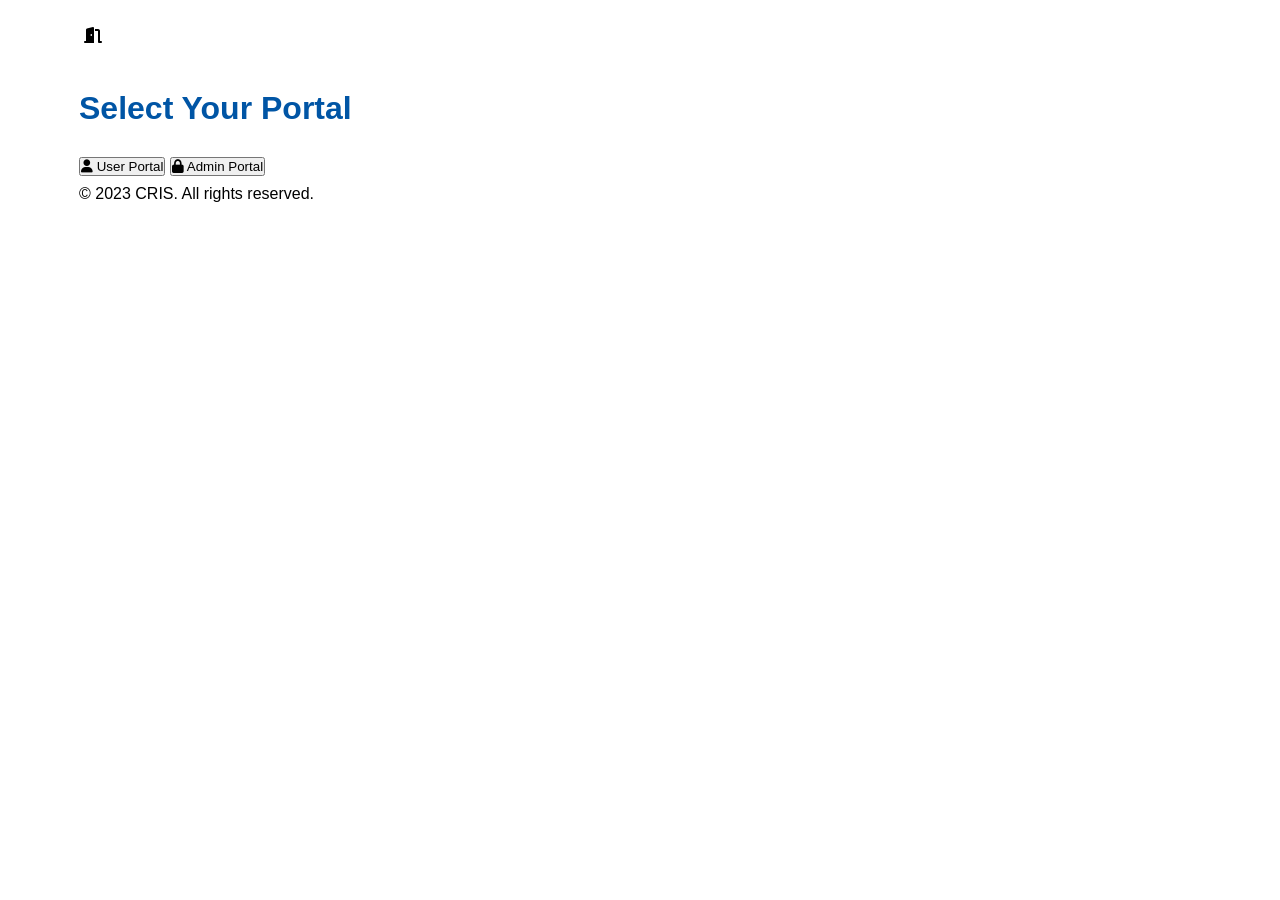
<file: indexs.html>
<!DOCTYPE html>
<html lang="en">
<head>
    <meta charset="UTF-8">
    <meta http-equiv="X-UA-Compatible" content="IE=edge">
    <meta name="viewport" content="width=device-width, initial-scale=1.0">
    <link rel="stylesheet" href="style.css">
    <link rel="stylesheet" href="https://cdnjs.cloudflare.com/ajax/libs/font-awesome/6.4.0/css/all.min.css">
    <title> index </title>
</head>
<body>
    <div class="container">
        <div class="logo">
            <i class="fas fa-door-open"></i>
        </div>
        <h1>Select Your Portal</h1>
        <div class="options">
            <button class="option-btn user-btn" onclick="redirect('user')">
                <i class="fas fa-user"></i> User Portal
            </button>
            <button class="option-btn admin-btn" onclick="redirect('admin')">
                <i class="fas fa-lock"></i> Admin Portal
            </button>
        </div>
        <div class="footer">
            <p>© 2023 CRIS. All rights reserved.</p>
        </div>
    </div>

    <script src="style.js"></script>
</body>
</html>
</file>
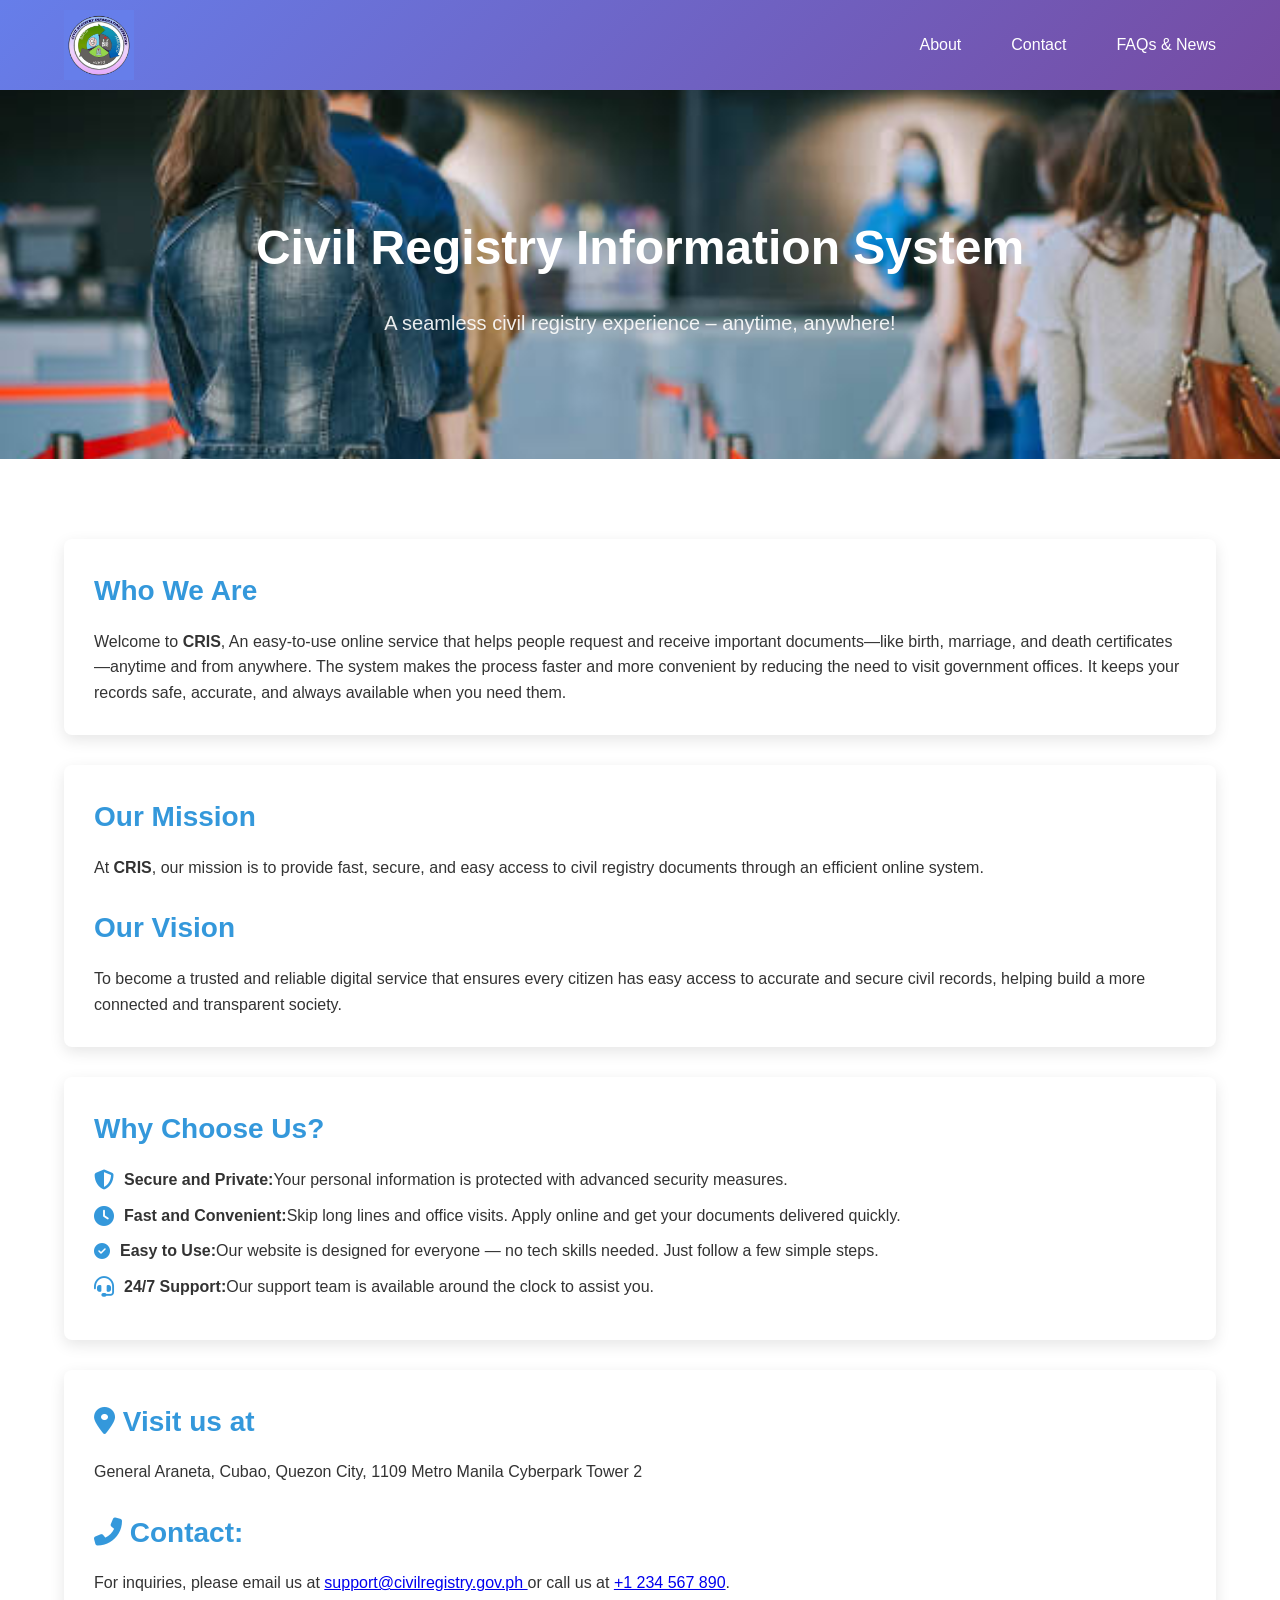
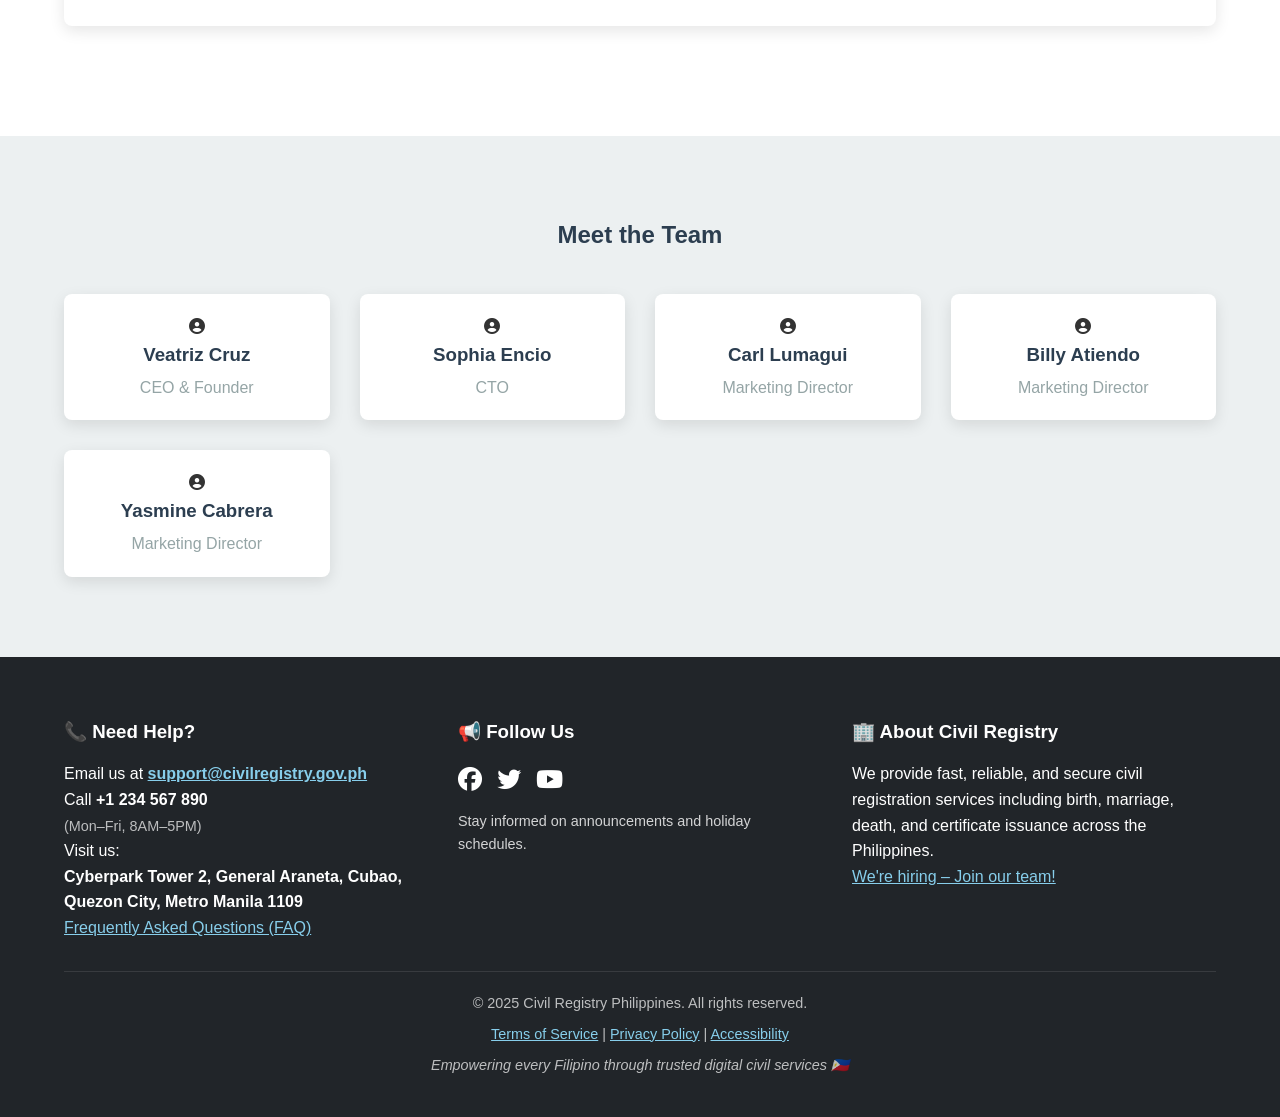
<file: AboutUs/AboutUs.html>
<!DOCTYPE html>
<html lang="en">
<head>
    <meta charset="UTF-8">
    <link rel="stylesheet" href="https://cdnjs.cloudflare.com/ajax/libs/font-awesome/6.4.0/css/all.min.css">
    <link rel="stylesheet" href="AboutUs.css">
    <title>About Us</title>
</head>
<body>
    
    <nav class="navbar">
        <div class="container">
            <img src="../resources/Logo.png" alt="CRIS Logo" class="logo-img">
            <ul class="nav-links">
                <li><a href="#About">About</a></li>
                <li><a href="#visit">Contact</a></li>
                <li><a href="../index.html">FAQs & News</a></li>
            </ul>
        </div>
    </nav>

    <header class="hero">
        <div class="container">
            <h1>Civil Registry Information System</h1>
            <p>A seamless civil registry experience – anytime, anywhere!</p>
        </div>
    </header>

    <!-- About Content -->
    <section class="about-section" >
        <div class="container" id="About">
            <div class="about-card">
                <h2>Who We Are</h2>
                <p>Welcome to <strong>CRIS</strong>,
                An easy-to-use online service that helps people request and receive important documents—like birth, marriage, and death certificates—anytime and from anywhere. 
                The system makes the process faster and more convenient by reducing the need to visit government offices. 
                It keeps your records safe, accurate, and always available when you need them.
                </p>
            </div>

            <!-- Mission -->
            <div class="about-card mission">
                <h2>Our Mission</h2>
                <p>At <strong>CRIS</strong>, 
                our mission is to provide fast, secure, and easy access to civil registry 
                documents through an efficient online system.</p>
                
                <br>
                <h2> Our Vision </h2>
                <p>To become a trusted and reliable digital service that ensures every citizen 
                has easy access to accurate and secure civil records, helping build a more connected and transparent society.
                </p>
            </div>

            <!-- Why Choose Us -->
            <div class="about-card">
                <h2>Why Choose Us?</h2>
                <ul class="features">
                    <li><i class="fas fa-shield-alt fa-lg"></i> <strong>Secure and Private: </strong> Your personal information is protected with advanced security measures.</li>
                    <li><i class="fas fa-clock fa-lg"></i> <strong>Fast and Convenient: </strong> Skip long lines and office visits. Apply online and get your documents delivered quickly. </li>
                    <li><i class="fas fa-check-circle"></i> <strong>Easy to Use:</strong> Our website is designed for everyone — no tech skills needed. Just follow a few simple steps. </li>
                    <li><i class="fas fa-headset fa-lg"></i> <strong>24/7 Support: </strong> Our support team is available around the clock to assist you. </li>
                </ul>
            </div>

            <!-- COntact Us -->
            <div class="about-card story" id="visit">
                <h2><i class="fas fa-map-marker-alt"></i> Visit us at</h2>
                <p>General Araneta, Cubao, Quezon City, 1109 Metro Manila Cyberpark Tower 2</p><br>
                <h2><i class="fas fa-phone-alt"></i> Contact:  </h2> 
                <p>For inquiries, please email us at <a href="mailto:"> support@civilregistry.gov.ph  </a> or call us at <a href="tel:+1234567890">+1 234 567 890</a>.</p>
            </div>
        </div>
    </section>

    <!-- Team Section -->
    <section class="team-section">
        <div class="container">
            <h2>Meet the Team</h2>
            <div class="team-grid">
                <div class="team-member">
                    <i class="fas fa-user-circle team-icon"></i>
                    <h3>Veatriz Cruz</h3>
                    <p>CEO & Founder</p>
                </div>
                <div class="team-member">
                    <i class="fas fa-user-circle team-icon"></i>
                    <h3>Sophia Encio</h3>
                    <p>CTO</p>
                </div>
                <div class="team-member">
                    <i class="fas fa-user-circle team-icon"></i>
                    <h3>Carl Lumagui</h3>
                    <p>Marketing Director</p>
                </div>           
                <div class="team-member">
                    <i class="fas fa-user-circle team-icon"></i>
                    <h3>Billy Atiendo</h3>
                    <p>Marketing Director</p>
                </div>                
                <div class="team-member">
                    <i class="fas fa-user-circle team-icon"></i>
                    <h3>Yasmine Cabrera</h3>
                    <p>Marketing Director</p>
                </div>
            </div>
        </div>
    </section>

    <footer>
  <div class="container">
    <!-- Main Footer Content -->
    <div class="footer-content">

      <!-- Contact Info -->
      <div class="footer-info">
        <h3>📞 Need Help?</h3>
        <p>Email us at <strong><a href="mailto:support@civilregistry.gov.ph" style="color: skyblue;">support@civilregistry.gov.ph</a></strong></p>
        <p>Call <strong>+1 234 567 890</strong> <br><span style="font-size: 0.9rem; color: rgba(255,255,255,0.7);">(Mon–Fri, 8AM–5PM)</span></p>
        <p>Visit us: <br><strong>Cyberpark Tower 2, General Araneta, Cubao, Quezon City, Metro Manila 1109</strong></p>
        <p><a href="faq.html" style="color: skyblue; text-decoration: underline;">Frequently Asked Questions (FAQ)</a></p>
      </div>

      <!-- Social Media -->
      <div class="footer-social">
        <h3>📢 Follow Us</h3>
        <div class="social-icons">
          <a href="#" aria-label="Facebook"><i class="fab fa-facebook"></i></a>
          <a href="#" aria-label="Twitter"><i class="fab fa-twitter"></i></a>
          <a href="#" aria-label="YouTube"><i class="fab fa-youtube"></i></a>
        </div>
        <p style="margin-top: 10px; color: rgba(255,255,255,0.8); font-size: 0.9rem;">Stay informed on announcements and holiday schedules.</p>
      </div>

      <!-- About Section -->
      <div class="footer-info">
        <h3>🏢 About Civil Registry</h3>
        <p>We provide fast, reliable, and secure civil registration services including birth, marriage, death, and certificate issuance across the Philippines.</p>
        <p><a href="careers.html" style="color: skyblue; text-decoration: underline;">We're hiring – Join our team!</a></p>
      </div>
    </div>

    <!-- Enhanced Footer Bottom -->
    <div class="footer-bottom">
      <p class="powered-by">
        &copy; 2025 Civil Registry Philippines. All rights reserved.<br>
        <span style="display: block; margin-top: 8px;">
          <a href="terms.html" style="color: skyblue; text-decoration: underline;">Terms of Service</a> |
          <a href="privacy.html" style="color: skyblue; text-decoration: underline;">Privacy Policy</a> |
          <a href="accessibility.html" style="color: skyblue; text-decoration: underline;">Accessibility</a> 
        </span>
        <span style="display: block; margin-top: 8px; font-style: italic; color: rgba(255,255,255,0.7); cursor: default;">
          Empowering every Filipino through trusted digital civil services <a href="AdminPortal/AdminLogin.html" style="text-decoration: none;
          color: rgba(255,255,255,0.7); cursor: default;"  >
          🇵🇭 </a>
        </span>
      </p>
    </div>

  </div>
</footer>

    <script src="AboutUs.js"></script>
</body>
</html>
</file>
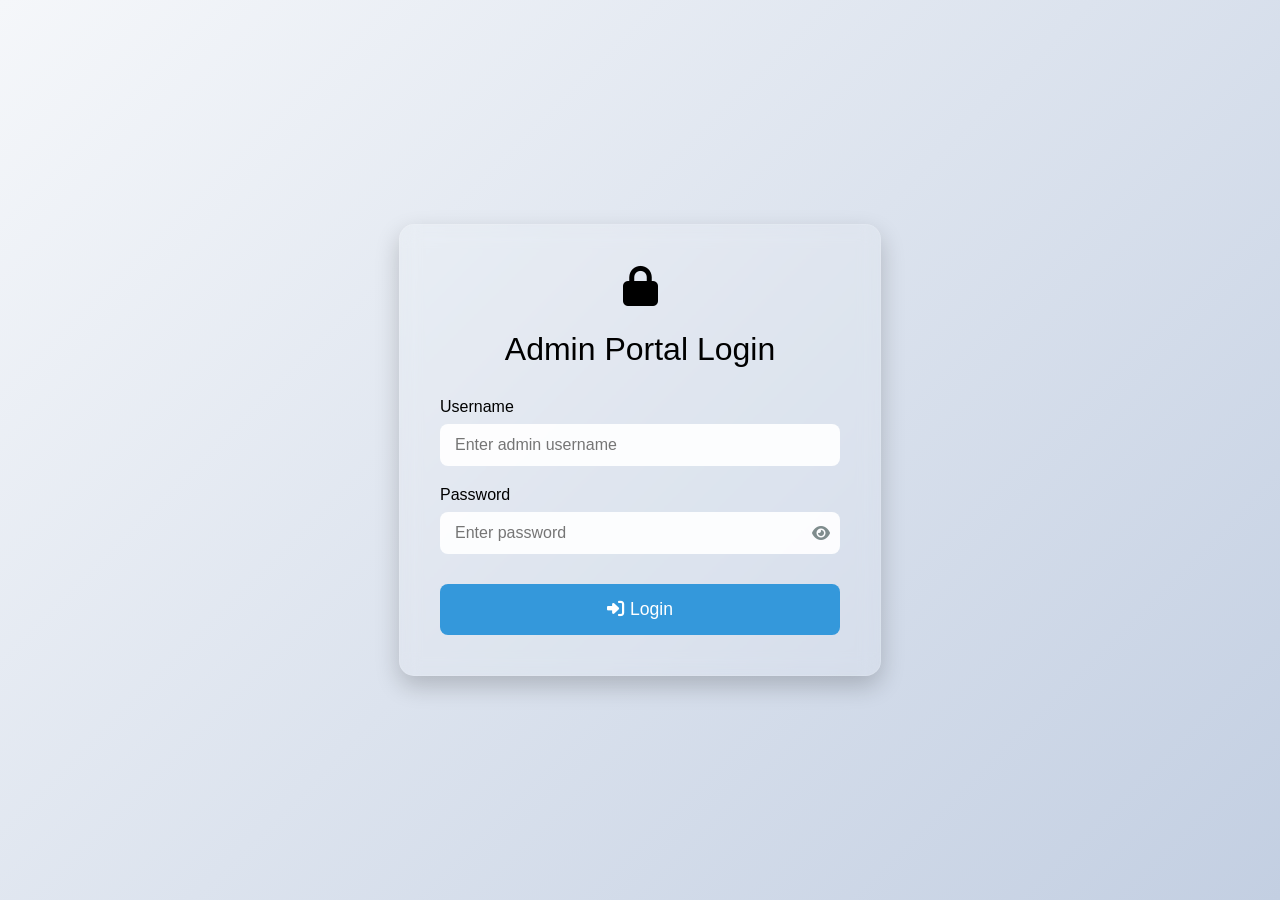
<file: AdminPortal/AdminLogin.html>
<!DOCTYPE html>
<html lang="en">
<head>
    <meta charset="UTF-8">
    <meta name="viewport" content="width=device-width, initial-scale=1.0">
    <title>Admin Login</title>
    <link rel="stylesheet" href="https://cdnjs.cloudflare.com/ajax/libs/font-awesome/6.4.0/css/all.min.css">
    <link rel="stylesheet" href="AdminLogin.css">
</head>
<body>
    <div class="login-container">
        <div class="logo">
            <i class="fas fa-lock"></i>
        </div>
        <h1>Admin Portal Login</h1>
        
        <form id="loginForm">
            <div class="input-group">
                <label for="username">Username</label>
                <input type="text" id="username" name="username" required placeholder="Enter admin username">
            </div>
            
            <div class="input-group">
                <label for="password">Password</label>
                <div class="password-container">
                    <input type="password" id="password" name="password" required placeholder="Enter password">
                    <i class="fas fa-eye toggle-password" id="togglePassword"></i>
                </div>
            </div>
            
                <!--<a href="#" class="forgot-link">Forgot password?</a>-->

                    <div id="errorMessage" style="display: none; color: red; margin-top: 10px;"></div>
    <div id="successMessage" style="display: none; color: green; margin-top: 10px;"></div>

            <button type="submit" class="login-btn" id="loginBtn">
                <i class="fas fa-sign-in-alt"></i> Login
            </button>
            
            
            </div>
        </form>
    </div>
<script src="AdminLogin.js"></script>

</body>
</html>
</file>
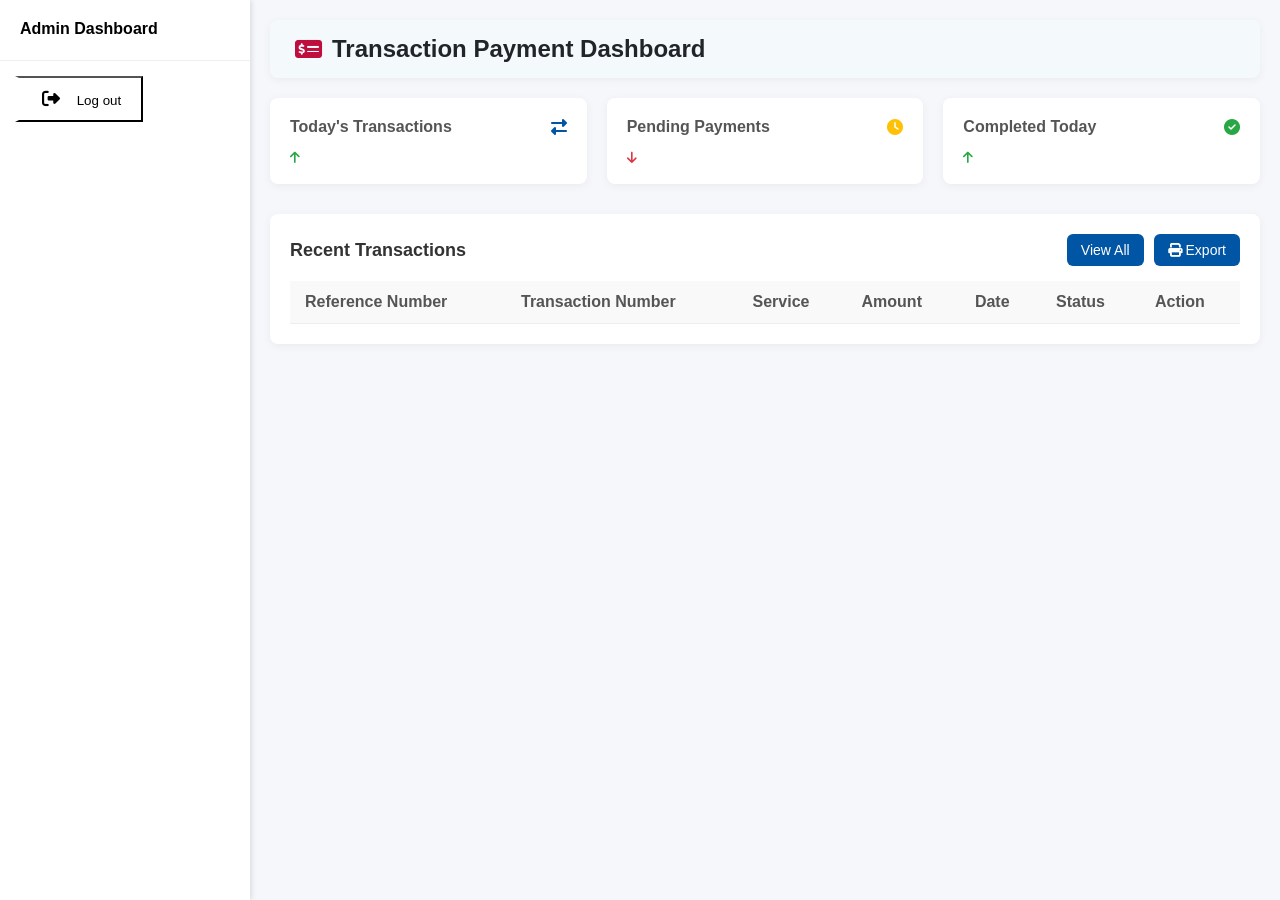
<file: Roles/CashierAdmin.html>
<!DOCTYPE html>
<html lang="en">
<head>
    <meta charset="UTF-8">
    <meta name="viewport" content="width=device-width, initial-scale=1.0">
    <title>Cashier Dashboard | Civil Registry System</title>
    <link rel="stylesheet" href="https://cdnjs.cloudflare.com/ajax/libs/font-awesome/6.4.0/css/all.min.css">
    <style>
        :root {
            --primary: #0055a5;
            --secondary: #bf0d3e;
            --accent: #f9a51a;
            --light: #f8f9fa;
            --dark: #212529;
            --success: #28a745;
            --warning: #ffc107;
            --danger: #dc3545;
            --sidebar-width: 250px;
        }

        * {
            margin: 0;
            padding: 0;
            box-sizing: border-box;
            font-family: 'Segoe UI', Tahoma, Geneva, Verdana, sans-serif;
        }

        body {
            display: flex;
            min-height: 100vh;
            background-color: #f5f7fa;
        }

        /* Sidebar Styles */
.sidebar {
  width: 250px;
  background-color: white;
  box-shadow: 2px 0 5px rgba(0,0,0,0.1);
  transition: all 0.3s;
  position: fixed;
  height: 100vh;
  z-index: 100;
}

.sidebar-header {
  padding: 20px;
  border-bottom: 1px solid #eee;
}

.Dashboard{
    font-size: 16px;
    font-weight: none;
    margin-bottom: 2px;
}

.sidebar-nav {
  padding: 15px;
}

.sidebar-nav a {
  display: block;
  padding: 10px 15px;
  color: var(--secondary-color);
  border-radius: 4px;
  margin-bottom: 5px;
  transition: all 0.3s;
}

.sidebar-nav a:hover {
  background-color: #3498db;
  color: #ecf0f1;
}

.sidebar-nav a.active {
  background-color: var(--primary-color);
  color: #ecf0f1;
}

#logout-btn{
  color: #000000;
  background-color: transparent;
  cursor: pointer;
}

#logout-btn:hover{
  background-color: #3498db;
  color: #ecf0f1;
}

#adminInfo{
color: rgba(86, 93, 99, 0.866);
margin-top: 50;
font-size: 13px;
}

.menu-item {
  display: flex;
  align-items: center;
  padding: 12px 20px;
  color: white;
  text-decoration: none;
  transition: all 0.3s;
  border-left: 4px solid transparent;
}

.menu-item:hover,
.menu-item.active {
  border-left: 4px solid var(--accent);
}

.menu-item i {
  margin-right: 10px;
  font-size: 18px;
  width: 24px;
  text-align: center;
}

/* Main Content Styles */
.main-content {
  flex: 1;
  margin-left: var(--sidebar-width);
  padding: 20px;
  transition: all 0.3s;
}

/* Top Navigation */
.top-nav {
  display: flex;
  justify-content: space-between;
  align-items: center;
  background-color: rgb(244, 250, 252);
  padding: 15px 25px;
  border-radius: 8px;
  box-shadow: 0 2px 10px rgba(0, 0, 0, 0.05);
  margin-bottom: 20px;
}

.search-bar {
  display: flex;
  align-items: center;
  background-color: var(--light);
  padding: 8px 15px;
  border-radius: 30px;
  width: 300px;
}

.search-bar input {
  border: none;
  background: transparent;
  padding: 5px 10px;
  width: 100%;
  outline: none;
}

.user-info {
  margin-right: 15px;
  text-align: right;
}

.user-info .name {
  font-weight: 600;
}

.user-info .role {
  font-size: 12px;
  color: #666;
}

/* Dashboard Cards */
.dashboard-cards {
  display: grid;
  grid-template-columns: repeat(auto-fit, minmax(250px, 1fr));
  gap: 20px;
  margin-bottom: 30px;
}

.card {
  background-color: white;
  border-radius: 8px;
  padding: 20px;
  box-shadow: 0 2px 10px rgba(0, 0, 0, 0.05);
  transition: transform 0.3s, box-shadow 0.3s;
}

.card:hover {
  transform: translateY(-5px);
  box-shadow: 0 5px 15px rgba(0, 0, 0, 0.1);
}

.card-header {
  display: flex;
  justify-content: space-between;
  align-items: center;
  margin-bottom: 15px;
}

.card-title {
  font-size: 16px;
  font-weight: 600;
  color: #555;
}

.card-value {
  font-size: 28px;
  font-weight: 700;
  color: var(--primary);
  margin-bottom: 5px;
}

.card-footer {
  display: flex;
  align-items: center;
  font-size: 13px;
  color: #666;
}

.card-footer i {
  margin-right: 5px;
}

.positive {
  color: var(--success);
}

.negative {
  color: var(--danger);
}

/* Recent Transactions */
.recent-transactions {
  background-color: white;
  border-radius: 8px;
  padding: 20px;
  box-shadow: 0 2px 10px rgba(0, 0, 0, 0.05);
}

.section-title {
  font-size: 18px;
  font-weight: 600;
  color: #333;
}


.table-responsive {
  overflow-x: auto;
}

table {
  width: 100%;
  border-collapse: collapse;
}

th,
td {
  padding: 12px 15px;
  text-align: left;
  border-bottom: 1px solid #eee;
}

th {
  font-weight: 600;
  color: #555;
  background-color: #f9f9f9;
}

tr:hover {
  background-color: #f5f7fa;
}

.status {
  padding: 5px 10px;
  border-radius: 20px;
  font-size: 12px;
  font-weight: 500;
}

.status.paid {
  background-color: #e6f7ee;
  color: var(--success);
}

.status.pending {
  background-color: #fff8e6;
  color: var(--warning);
}

.status.cancelled {
  background-color: #feeceb;
  color: var(--danger);
}

.action-btn {
  padding: 5px 10px;
  border-radius: 4px;
  border: none;
  background-color: var(--primary);
  color: white;
  cursor: pointer;
  font-size: 12px;
  transition: background-color 0.3s;
}

.action-btn:hover {
  background-color: #004080;
}

/* Payment Modal */
.modal {
  display: none;
  position: fixed;
  top: 0;
  left: 0;
  width: 100%;
  height: 100%;
  background-color: rgba(0, 0, 0, 0.5);
  z-index: 1000;
  justify-content: center;
  align-items: center;
}

.modal-content {
  background-color: white;
  border-radius: 8px;
  width: 90%;
  max-width: 500px;
  padding: 25px;
  box-shadow: 0 5px 20px rgba(0, 0, 0, 0.2);
}

.modal-header {
  display: flex;
  justify-content: space-between;
  align-items: center;
  margin-bottom: 20px;
}

.modal-title {
  font-size: 20px;
  font-weight: 600;
  color: #333;
}

.close-modal {
  background: none;
  border: none;
  font-size: 24px;
  cursor: pointer;
  color: #666;
}

.form-group {
  margin-bottom: 15px;
}

.form-group label {
  display: block;
  margin-bottom: 8px;
  font-weight: 500;
  color: #555;
}

.form-group input,
.form-group select {
  width: 100%;
  padding: 10px;
  border: 1px solid #ddd;
  border-radius: 4px;
  font-size: 14px;
}

.payment-options {
  display: grid;
  grid-template-columns: repeat(3, 1fr);
  gap: 10px;
  margin: 15px 0;
}

.payment-option {
  border: 1px solid #ddd;
  border-radius: 4px;
  padding: 10px;
  text-align: center;
  cursor: pointer;
  transition: all 0.3s;
}

.payment-option:hover,
.payment-option.active {
  border-color: var(--primary);
  background-color: #f0f7ff;
}

.payment-option i {
  font-size: 24px;
  margin-bottom: 5px;
  color: #555;
}

.payment-option.active i {
  color: var(--primary);
}

.modal-footer {
  display: flex;
  justify-content: flex-end;
  margin-top: 20px;
}

.btn {
  padding: 10px 20px;
  border-radius: 4px;
  border: none;
  cursor: pointer;
  font-weight: 500;
  transition: all 0.3s;
}

.btn-primary {
  background-color: var(--primary);
  color: white;
}

.btn-primary:hover {
  background-color: #004080;
}

.btn-secondary {
  background-color: #eee;
  color: #555;
  margin-right: 10px;
}

.btn-secondary:hover {
  background-color: #ddd;
}

/* Responsive Styles */
@media (max-width: 992px) {
  .sidebar {
    width: 70px;
    overflow: hidden;
  }

  .sidebar-header span,
  .menu-item span {
    display: none;
  }

  .menu-item {
    justify-content: center;
    padding: 12px 0;
  }

  .menu-item i {
    margin-right: 0;
    font-size: 20px;
  }

  .main-content {
    margin-left: 70px;
  }
}

@media (max-width: 768px) {
  .search-bar {
    width: 200px;
  }

  .user-info {
    display: none;
  }

  .dashboard-cards {
    grid-template-columns: 1fr;
  }
}

@media (max-width: 576px) {
  .top-nav {
    flex-direction: column;
    align-items: flex-start;
    padding: 15px;
  }

  .search-bar {
    width: 100%;
    margin-bottom: 15px;
  }

  .user-profile {
    width: 100%;
    justify-content: space-between;
  }

  .modal-content {
    width: 95%;
    padding: 15px;
  }
}

.page-title {
  font-size: 1.5rem;
  color: var(--dark);
  font-weight: 600;
  display: flex;
  align-items: center;
  gap: 10px;
}

.page-title i {
  color: var(--secondary);
}

.section-header {
  display: flex;
  justify-content: space-between;
  align-items: center;
  margin-bottom: 15px;
  flex-wrap: wrap;
}

.section-actions {
  display: flex;
  gap: 10px;
  align-items: center;
}

.view-all {
  padding: 8px 14px;
  text-decoration: none;
  font-weight: 500;
  border: none;
  border-radius: 6px;
  background-color: var(--primary);
  color: white;
  font-size: 14px;
  cursor: pointer;
  transition: background-color 0.3s ease;
}

.view-all:hover{
  background-color: #3979b5;
}
#exportBtn {
  font-weight: 500;
  padding: 8px 14px;
  border: none;
  border-radius: 6px;
  background-color: var(--primary);
  color: white;
  font-size: 14px;
  cursor: pointer;
  transition: background-color 0.3s ease;
}

#exportBtn:hover {
  background-color: #004080;
}


</style>
</head>
<body>
    <!-- Sidebar Navigation -->
<aside class="sidebar">
  <div class="sidebar-header">
    <h2 class="Dashboard">Admin Dashboard</h2>
    <p id="adminInfo"></p>
  </div>
  <nav class="sidebar-nav">
    <!-- Super Admin Dashboard Links -->
    <a href="../Roles/SystemAdmin.html" class="menu-item" data-role="System Admin">
      <i class="fas fa-users-cog mr-2"></i> System Admin
    </a>
    <a href="../Roles/ReceivingAdmin.html" class="menu-item" data-role="Receiving Clerk">
      <i class="fas fa-inbox mr-2"></i> Receiving Clerk
    </a>
    <a href="../Roles/VerifierAdmin.html" class="menu-item" data-role="Verifying Officer">
      <i class="fas fa-tasks mr-2"></i> Verifier
    </a>
    <a href="../Roles/CashierAdmin.html" class="menu-item" data-role="Cashier">
      <i class="fas fa-money-check-alt mr-2"></i> Cashier
    </a>
    <a href="../Roles/SignatoryAdmin.html" class="menu-item" data-role="Document Signatory Officer">
      <i class="fas fa-signature mr-2"></i> Signatory
    </a>
    <a href="../Roles/ReleasingAdmin.html" class="menu-item" data-role="Releasing Officer">
      <i class="fas fa-file mr-2"></i> Releasing
    </a>

    <!-- Shared/Dashboard -->
    <!-- APPLICATION, PROCESSING, AND INTAKE Clerk -->
    <!-- <a href="../AdminPortal/AdminDashboard.html" class="menu-item" data-visible-to="all">
      <i class="fas fa-tachometer-alt mr-2"></i> Dashboard
    </a> -->

    <!-- Report Admin -->
    <a href="../Roles/ReportAdmin.html" class="menu-item" data-role="Report Officer">
      <i class="fas fa-chart-line mr-2"></i> Reports
    </a>

    <!-- Help Desk -->
    <a href="../Roles/HelpAdmin.html" class="menu-item" data-role="Help Desk Officer">
      <i class="fas fa-comments mr-2"></i> Inquiries
    </a>

    <!-- Shared/Logout -->
    <button onclick="logout()" id="logout-btn" class="menu-item logout-btn" data-visible-to="all">
      <i class="fas fa-sign-out-alt mr-2"></i> Log out
    </button>    
 
  </nav>
</aside><!-- Main Content Area -->
<main class="main-content">
  <!-- Top Navigation Bar -->
  <div class="top-nav">
    <h1 class="page-title">
      <i class="fas fa-money-check-alt mr-2"></i> Transaction Payment Dashboard
    </h1>
    <div class="user-info">
      <div id="adminUsername" class="name"></div>
      <div id="adminRole" class="role"></div>
    </div>
  </div>

  <!-- Dashboard Cards -->
  <div class="dashboard-cards">
    <div class="card">
      <div class="card-header">
        <div class="card-title">Today's Transactions</div>
        <i class="fas fa-exchange-alt" style="color: var(--primary);"></i>
      </div>
      <div class="card-value" id="todaysTransactions"></div>
      <div class="card-footer">
        <i class="fas fa-arrow-up positive"></i>
        <span class="positive"></span>
      </div>
    </div>
    <div class="card">
      <div class="card-header">
        <div class="card-title">Pending Payments</div>
        <i class="fas fa-clock" style="color: var(--warning);"></i>
      </div>
      <div class="card-value" id="pendingPayments"></div>
      <div class="card-footer">
        <i class="fas fa-arrow-down negative"></i>
        <span class="negative"></span>
      </div>
    </div>
    <div class="card">
      <div class="card-header">
        <div class="card-title">Completed Today</div>
        <i class="fas fa-check-circle" style="color: var(--success);"></i>
      </div>
      <div class="card-value" id="completedToday"></div>
      <div class="card-footer">
        <i class="fas fa-arrow-up positive"></i>
        <span class="positive"></span>
      </div>
    </div>
  </div>

  <!-- Recent Transactions Table -->
  <div class="recent-transactions">
    <div class="section-header">
      <h2 class="section-title">Recent Transactions</h2>
      <div class="section-actions">
        <a href="#" class="view-all">View All</a>
        <div class="Export-wrapper">
        <button type="button" id="exportBtn">
          <i class="fas fa-print"></i> Export
        </button>
        </div>
      </div>
    </div>
    <div id="printArea">
    <div class="table-responsive">
      <table>
        <thead>
          <tr>
            <th>Reference Number</th>
            <th>Transaction Number</th>
            <th>Service</th>
            <th>Amount</th>
            <th>Date</th>
            <th>Status</th>
            <th>Action</th>
          </tr>
        </thead>
        <tbody id="cashierTableBody"></tbody>
      </table>
    </div>
    </div>
  </div>
</main>

<!-- Payment Processing Modal -->
<div class="modal" id="paymentModal">
  <div class="modal-content">
    <div class="modal-header">
      <h3 class="modal-title">Process Payment</h3>
      <button class="close-modal" onclick="closePaymentModal()">&times;</button>
    </div>
    <div class="modal-body">
      <div class="form-group">
        <label for="transactionId">Transaction ID</label>
        <input type="text" id="transactionId" value="" readonly>
      </div>
      <div class="form-group">
        <label for="clientName">Client Name</label>
        <input type="text" id="clientName" value="" readonly>
      </div>
      <div class="form-group">
        <label for="serviceType">Service</label>
        <input type="text" id="serviceType" value="" readonly>
      </div>
      <div class="form-group">
        <label for="amount">Amount Due</label>
        <input type="text" id="amount" value="₱340.00" readonly>
      </div>
      <div class="form-group">
        <label>Payment Method</label>
        <div class="payment-options">
          <div class="payment-option active">
            <i class="fas fa-money-bill-wave"></i>
            <div>Cash</div>
          </div>
          <div class="payment-option">
            <i class="fas fa-credit-card"></i>
            <div>Bank</div>
          </div>
          <div class="payment-option">
            <i class="fas fa-mobile-alt"></i>
            <div>E-wallet</div>
          </div>
          <div class="payment-option">
            <i class="fas fa-mobile-alt"></i>
            <div>OTC</div>
          </div>
        </div>
      </div>
      <div class="form-group">
        <label for="amountTendered">Amount Tendered</label>
        <input type="number" id="amountTendered" placeholder="Enter amount received">
      </div>
      <div class="form-group">
        <label for="changeAmount">Change</label>
        <input type="text" id="changeAmount" value="₱0.00" readonly>
      </div>
    </div>
    <div class="modal-footer">
      <button class="btn btn-secondary" onclick="closePaymentModal()">Cancel</button>
      <button class="btn btn-primary">Process Payment</button>
    </div>
  </div>
</div>

<script src="CashierAdmin.js"></script>
<script src="rolesidebarVisibility.js"></script>
</body>
</html>
</file>
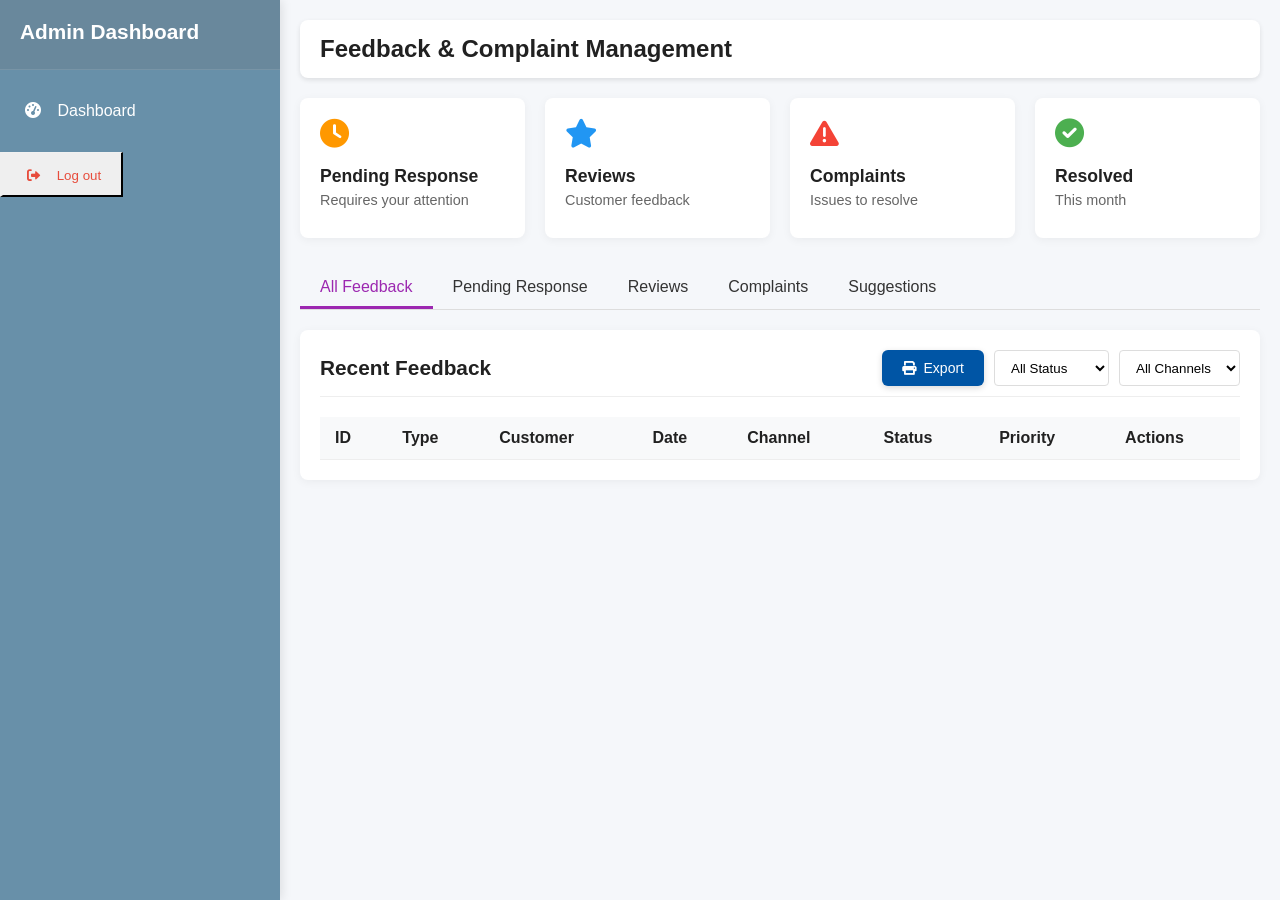
<file: Roles/HelpAdmin.html>
<!DOCTYPE html>
<html lang="en">
<head>
    <meta charset="UTF-8">
    <meta name="viewport" content="width=device-width, initial-scale=1.0">
    <title>Feedback & Complaint Officer Dashboard</title>
    <link rel="stylesheet" href="https://cdnjs.cloudflare.com/ajax/libs/font-awesome/6.0.0-beta3/css/all.min.css">
    <style>
:root {
  --primary-color: #9c27b0;
  --secondary-color: #7b1fa2;
  --success-color: #4caf50;
  --danger-color: #f44336;
  --warning-color: #ff9800;
  --info-color: #2196f3;
  --light-color: #f5f5f5;
  --dark-color: #212121;
  --sidebar-width: 280px;
  --header-height: 70px;
}

* {
  margin: 0;
  padding: 0;
  box-sizing: border-box;
  font-family: 'Segoe UI', Tahoma, Geneva, Verdana, sans-serif;
}

body {
  display: flex;
  background-color: #f5f7fa;
  color: #333;
}

/* Sidebar Styles */
.sidebar {
  width: var(--sidebar-width);
  height: 100vh;
  background-color: #6790a9fd;
  color: var(--dark-color);
  position: fixed;
  box-shadow: 2px 0 10px rgba(0, 0, 0, 0.1);
}

.sidebar-header {
  padding: 20px;
  color: white;
  background-color: #69889c;
  border-bottom: 1px solid rgba(255, 255, 255, 0.1);
}

.sidebar-header h2 {
  font-size: 1.3rem;
  margin-bottom: 5px;
}

.sidebar-header p {
  font-size: 0.8rem;
  opacity: 0.8;
}

.sidebar-nav {
  padding: 20px 0;
  overflow-y: auto;
  height: calc(100vh - var(--header-height));
}

.menu-item {
  display: flex;
  align-items: center;
  padding: 12px 20px;
  color: white;
  text-decoration: none;
  transition: all 0.2s;
  border-left: 3px solid transparent;
}

.menu-item:hover {
  background-color: rgba(255, 255, 255, 0.1);
  border-left: 3px solid var(--primary-color);
}

.menu-item i {
  margin-right: 10px;
  width: 20px;
  text-align: center;
}

.menu-item.logout-btn {
  color: #e74c3c;
  margin-top: 20px;
  border-top: 1px solid rgba(255, 255, 255, 0.1);
  padding-top: 15px;
}

.menu-item.logout-btn:hover {
  background-color: rgba(231, 76, 60, 0.1);
}

/* Main Content Styles */
.main-content {
  flex: 1;
  margin-left: var(--sidebar-width);
  padding: 20px;
}

.header {
  display: flex;
  justify-content: space-between;
  align-items: center;
  padding: 15px 20px;
  background-color: white;
  box-shadow: 0 2px 5px rgba(0, 0, 0, 0.1);
  border-radius: 8px;
  margin-bottom: 20px;
}

.header h1 {
  font-size: 1.5rem;
  color: var(--dark-color);
}

.user-info {
  text-align: right;
}

.user-info .name {
  font-weight: 600;
  color: var(--dark);
}

.user-info .role {
  font-size: 12px;
  color: #666;
}

/* Feedback Stats Cards */
.stats-cards {
  display: grid;
  grid-template-columns: repeat(4, 1fr);
  gap: 20px;
  margin-bottom: 30px;
}

.stat-card {
  background-color: white;
  border-radius: 8px;
  padding: 20px;
  box-shadow: 0 2px 10px rgba(0, 0, 0, 0.05);
  transition: transform 0.3s;
}

.stat-card:hover {
  transform: translateY(-5px);
}

.stat-icon {
  font-size: 1.8rem;
  margin-bottom: 15px;
}

.stat-card.pending .stat-icon {
  color: var(--warning-color);
}

.stat-card.reviews .stat-icon {
  color: var(--info-color);
}

.stat-card.complaints .stat-icon {
  color: var(--danger-color);
}

.stat-card.resolved .stat-icon {
  color: var(--success-color);
}

.stat-card h3 {
  font-size: 1.1rem;
  margin-bottom: 5px;
  color: var(--dark-color);
}

.stat-card p {
  color: #666;
  font-size: 0.9rem;
  margin-bottom: 10px;
}

.stat-value {
  font-size: 1.8rem;
  font-weight: 600;
}

/* Feedback Channels Tabs */
.tabs {
  display: flex;
  border-bottom: 1px solid #ddd;
  margin-bottom: 20px;
}

.tab {
  padding: 10px 20px;
  cursor: pointer;
  border-bottom: 3px solid transparent;
  transition: all 0.2s;
}

.tab.active {
  border-bottom: 3px solid var(--primary-color);
  color: var(--primary-color);
  font-weight: 500;
}

.tab:hover:not(.active) {
  background-color: #f5f5f5;
}

.feedback-section {
  background-color: white;
  border-radius: 8px;
  padding: 20px;
  box-shadow: 0 2px 10px rgba(0, 0, 0, 0.05);
}

.section-header {
  display: flex;
  justify-content: space-between;
  align-items: center;
  margin-bottom: 20px;
  padding-bottom: 10px;
  border-bottom: 1px solid #eee;
}

.section-header h2 {
  font-size: 1.3rem;
  color: var(--dark-color);
}

.search-filter {
  display: flex;
  gap: 10px;
}

.search-filter input,
.search-filter select {
  padding: 8px 12px;
  border: 1px solid #ddd;
  border-radius: 4px;
}

.search-filter input {
  width: 200px;
}

.search-filter select {
  background-color: white;
}

table {
  width: 100%;
  border-collapse: collapse;
}

th, td {
  padding: 12px 15px;
  text-align: left;
  border-bottom: 1px solid #eee;
}

th {
  background-color: #f8f9fa;
  font-weight: 600;
  color: var(--dark-color);
}
tr:hover {
  background-color: #f8f9fa;
}
.feedback-type {
  display: inline-block;
  padding: 3px 8px;
  border-radius: 12px;
  font-size: 0.75rem;
  font-weight: 500;
  text-transform: uppercase;
}
.type-review {
  background-color: #e3f2fd;
  color: #1565c0;
}
.type-complaint {
  background-color: #ffebee;
  color: #c62828;
}
.type-suggestion {
  background-color: #e8f5e9;
  color: #2e7d32;
}
.feedback-channel {
  display: flex;
  align-items: center;
  gap: 5px;
  font-size: 0.85rem;
}
.channel-web {
  color: #2196f3;
}
.channel-email {
  color: #4caf50;
}
.channel-phone {
  color: #9c27b0;
}
.status {
  padding: 5px 10px;
  border-radius: 20px;
  font-size: 0.8rem;
  font-weight: 500;
}
.status-pending {
  background-color: #fff3cd;
  color: #856404;
}
.status-inprogress {
  background-color: #bee5eb;
  color: #0c5460;
}
.status-resolved {
  background-color: #d4edda;
  color: #155724;
}
.priority {
  display: inline-block;
  width: 12px;
  height: 12px;
  border-radius: 50%;
}
.priority-high {
  background-color: #f44336;
}
.priority-medium {
  background-color: #ff9800;
}
.priority-low {
  background-color: #4caf50;
}
.btn {
  padding: 6px 12px;
  border: none;
  border-radius: 4px;
  cursor: pointer;
  font-size: 0.85rem;
  font-weight: 500;
  transition: all 0.2s;
}
.btn-primary {
  background-color: var(--primary-color);
  color: white;
}
.btn-primary:hover {
  background-color: var(--secondary-color);
}
.btn-outline {
  background-color: transparent;
  border: 1px solid #ddd;
  color: #666;
}
.btn-outline:hover {
  background-color: #f8f9fa;
}
/* Feedback Detail Modal */
.modal {
  display: none;
  position: fixed;
  top: 0;
  left: 0;
  width: 100%;
  height: 100%;
  background-color: rgba(0, 0, 0, 0.5);
  z-index: 1000;
  justify-content: center;
  align-items: center;
}
.modal-content {
  background-color: white;
  width: 80%;
  max-width: 900px;
  border-radius: 8px;
  overflow: hidden;
  box-shadow: 0 5px 15px rgba(0, 0, 0, 0.2);
  max-height: 90vh;
  display: flex;
  flex-direction: column;
}
.modal-header {
  padding: 15px 20px;
  background-color: var(--primary-color);
  color: white;
  display: flex;
  justify-content: space-between;
  align-items: center;
}
.modal-header h3 {
  font-size: 1.2rem;
}
.modal-close {
  background: none;
  border: none;
  color: white;
  font-size: 1.5rem;
  cursor: pointer;
}
.modal-body {
  padding: 20px;
  overflow-y: auto;
  flex: 1;
}
.feedback-details {
  display: grid;
  grid-template-columns: 1fr 1fr;
  gap: 20px;
  margin-bottom: 20px;
}
.detail-group h4 {
  margin-bottom: 10px;
  color: var(--dark-color);
}
.detail-group p {
  margin-bottom: 8px;
  font-size: 0.9rem;
}
.feedback-content {
  margin-top: 20px;
  padding: 15px;
  background-color: #f8f9fa;
  border-radius: 4px;
  border-left: 4px solid var(--primary-color);
}
.feedback-content p {
  white-space: pre-line;
  line-height: 1.6;
}
.response-section {
  margin-top: 30px;
}
.response-section h4 {
  margin-bottom: 15px;
  padding-bottom: 5px;
  border-bottom: 1px solid #eee;
}
.response-form textarea {
  width: 100%;
  padding: 12px;
  border: 1px solid #ddd;
  border-radius: 4px;
  min-height: 120px;
  margin-bottom: 15px;
  resize: vertical;
}
.response-history {
  margin-top: 30px;
}
.response-item {
  padding: 15px;
  background-color: #f8f9fa;
  border-radius: 4px;
  margin-bottom: 15px;
  border-left: 4px solid #9c27b0;
}
.response-item p {
  white-space: pre-line;
  line-height: 1.6;
}
.response-meta {
  display: flex;
  justify-content: space-between;
  font-size: 0.8rem;
  color: #666;
  margin-top: 10px;
}
.modal-footer {
  padding: 15px 20px;
  background-color: #f8f9fa;
  display: flex;
  justify-content: space-between;
  gap: 10px;
  border-top: 1px solid #eee;
}
/* Responsive adjustments */
@media (max-width: 1200px) {
  .stats-cards {
    grid-template-columns: repeat(2, 1fr);
  }
}
@media (max-width: 768px) {
  .stats-cards {
    grid-template-columns: 1fr;
  }
  .feedback-details {
    grid-template-columns: 1fr;
  }
  .search-filter {
    flex-direction: column;
    width: 100%;
  }
  .search-filter input {
    width: 100%;
  }
  .modal-content {
    width: 95%;
  }
}

#exportBtn {
  display: inline-flex;
  align-items: center;
  gap: 8px;
  padding: 10px 20px;
  background-color: #0055a5;
  color: white;
  border: none;
  border-radius: 6px;
  font-size: 14px;
  cursor: pointer;
  transition: background-color 0.3s ease;
  box-shadow: 0 2px 6px rgba(0, 0, 0, 0.15);
}

#exportBtn:hover {
  background-color: #004080;
}
    </style>
</head>
<body>
<!-- Sidebar -->
<aside class="sidebar">
  <div class="sidebar-header">
    <h2 class="Dashboard">Admin Dashboard</h2>
    <p id="adminInfo"></p>
  </div>
  <nav class="sidebar-nav">
    <!-- Super Admin Only -->
    <a href="#" class="menu-item" data-role="Super Admin">
      <i class="fas fa-users-cog mr-2"></i> Manage Admin Users
    </a>
    <a href="#" class="menu-item" data-role="Super Admin">
      <i class="fas fa-database mr-2"></i> All Transactions
    </a>
    <!-- Shared/Dashboard -->    
     <!-- APPLICATION, PROCESSING, AND INTAKE Clerk -->
    <a href="../AdminPortal/AdminDashboard.html" class="menu-item" data-visible-to="all">
      <i class="fas fa-tachometer-alt mr-2"></i> Dashboard
    </a>
    <!-- Verifying Officer -->
    <a href="../Roles/VerifierAdmin.html" class="menu-item" data-role="Verifying Officer">
      <i class="fas fa-tasks mr-2"></i> Validate Requests
    </a>
    <!-- Cashier Admin -->
    <a href="../Roles/CashierAdmin.html" class="menu-item" data-role="Cashier">
      <i class="fas fa-money-check-alt mr-2"></i> Transaction Payments
    </a>
    <!-- Document Signatory Officer -->
    <a href="../Roles/SignatoryAdmin.html" class="menu-item" data-role="Document Signatory Officer">
      <i class="fas fa-signature mr-2"></i> Signature
    </a>
    <!-- Releasing Officer -->
    <a href="../Roles/ReleasingAdmin.html" class="menu-item" data-role="Releasing Officer">
      <i class="fas fa-file mr-2"></i> Document Releasing
    </a>
    <!-- Report Admin -->
    <a href="../Roles/ReportAdmin.html" class="menu-item" data-role="Report Officer">
      <i class="fas fa-chart-line mr-2"></i> Reports
    </a>
    <!-- Help Desk -->
    <a href="../Roles/HelpAdmin.html" class="menu-item" data-role="Help Desk Officer">
      <i class="fas fa-comments mr-2"></i> Inquiries
    </a>
    <!-- Shared/Logout -->
    <button onclick="logout()" class="menu-item logout-btn" data-visible-to="all">
      <i class="fas fa-sign-out-alt mr-2"></i> Log out
    </button>
  </nav>
</aside>

<!-- Main Content -->
<div class="main-content">
  <div class="header">
    <h1>Feedback & Complaint Management</h1>
    <div class="user-info">
      <div id="adminUsername" class="name"></div>
      <div id="adminRole" class="role"></div>
    </div>
  </div>

  <!-- Stats Cards -->
  <div class="stats-cards">
    <div class="stat-card pending">
      <div class="stat-icon">
        <i class="fas fa-clock"></i>
      </div>
      <h3>Pending Response</h3>
      <p>Requires your attention</p>
      <div class="stat-value"></div>
    </div>
    <div class="stat-card reviews">
      <div class="stat-icon">
        <i class="fas fa-star"></i>
      </div>
      <h3>Reviews</h3>
      <p>Customer feedback</p>
      <div class="stat-value"></div>
    </div>
    <div class="stat-card complaints">
      <div class="stat-icon">
        <i class="fas fa-exclamation-triangle"></i>
      </div>
      <h3>Complaints</h3>
      <p>Issues to resolve</p>
      <div class="stat-value"></div>
    </div>
    <div class="stat-card resolved">
      <div class="stat-icon">
        <i class="fas fa-check-circle"></i>
      </div>
      <h3>Resolved</h3>
      <p>This month</p>
      <div class="stat-value"></div>
    </div>
  </div>

  <!-- Feedback Tabs -->
  <div class="tabs">
    <div class="tab active" data-tab="all">All Feedback</div>
    <div class="tab" data-tab="pending">Pending Response</div>
    <div class="tab" data-tab="reviews">Reviews</div>
    <div class="tab" data-tab="complaints">Complaints</div>
    <div class="tab" data-tab="suggestions">Suggestions</div>
  </div>

  <!-- Feedback Section -->
  <div class="feedback-section">
    <div class="section-header">
      <h2>Recent Feedback</h2>
      <div class="search-filter">
        <div class="print-wrapper">
          <button type="button" id="exportBtn">
            <i class="fas fa-print"></i> Export
          </button>
        </div>
        <select>
          <option>All Status</option>
          <option>Pending</option>
          <option>In Progress</option>
          <option>Resolved</option>
          <option>Escalated</option>
        </select>
        <select>
          <option>All Channels</option>
          <option>Website</option>
          <option>Email</option>
          <option>Phone</option>
        </select>
      </div>
    </div>

    <div id="printArea">
      <table>
        <thead>
          <tr>
            <th>ID</th>
            <th>Type</th>
            <th>Customer</th>
            <th>Date</th>
            <th>Channel</th>
            <th>Status</th>
            <th>Priority</th>
            <th>Actions</th>
          </tr>
        </thead>
      </table>
    </div>
  </div>
</div>
<!-- Feedback Detail Modal -->
<div class="modal" id="feedbackModal">
  <div class="modal-content">
    <div class="modal-header">
      <h3>Feedback Details #FB-<span id="feedbackId"></span></h3>
      <button class="modal-close">&times;</button>
    </div>
    <div class="modal-body">
      <div class="feedback-details">
        <div class="detail-group">
          <h4>Customer Information</h4>
          <p><strong>Name:</strong> <span id="customerName">Michael Brown</span></p>
          <p><strong>Email:</strong> <span id="customerEmail">michael.brown@example.com</span></p>
          <p><strong>Phone:</strong> <span id="customerPhone">+1 (555) 123-4567</span></p>
          <p><strong>Customer ID:</strong> <span id="customerId">CUS-78945</span></p>
        </div>
        <div class="detail-group">
          <h4>Feedback Information</h4>
          <p><strong>Type:</strong> <span id="feedbackType" class="feedback-type type-complaint">Complaint</span></p>
          <p><strong>Date:</strong> <span id="feedbackDate">2023-05-15 14:30</span></p>
          <p><strong>Channel:</strong> <span id="feedbackChannel"><i class="fas fa-envelope channel-email"></i> Email</span></p>
          <p><strong>Status:</strong> <span id="feedbackStatus" class="status status-pending">Pending</span></p>
          <p><strong>Priority:</strong> <span id="feedbackPriority"><span class="priority priority-high"></span> High</span></p>
        </div>
      </div>
      <div class="feedback-content">
        <h4>Feedback Content</h4>
        <p id="feedbackContent"></p>
      </div>
      <div class="response-section">
        <h4>Response</h4>
        <div class="response-form">
          <textarea placeholder="Type your response here..."></textarea>
          <div class="form-actions">
            <button class="btn btn-primary">Send Response</button>
            <button class="btn btn-outline">Save Draft</button>
            <select class="status-update">
              <option value="pending">Pending</option>
              <option value="inprogress">In Progress</option>
              <option value="resolved">Resolved</option>
            </select>
          </div>
        </div>
      </div>
      <div class="response-history">
        <h4>Response History</h4>
        <div class="response-item">
          <p></p>
          <div class="response-meta">
            <span></span>
            <span></span>
          </div>
        </div>
        <div class="response-item">
          <p></p>
          <div class="response-meta">
            <span></span>
            <span></span>
          </div>
        </div>
      </div>
    </div>
    <div class="modal-footer">
      <button class="btn btn-outline">Escalate to Manager</button>
      <div>
        <button class="btn btn-outline">Add Note</button>
        <button class="btn btn-primary">Update Status</button>
      </div>
    </div>
  </div>
</div>
<script src="HelpAdmin.js"></script>
<script src="rolesidebarVisibility.js"></script>
</body>
</html>
</file>
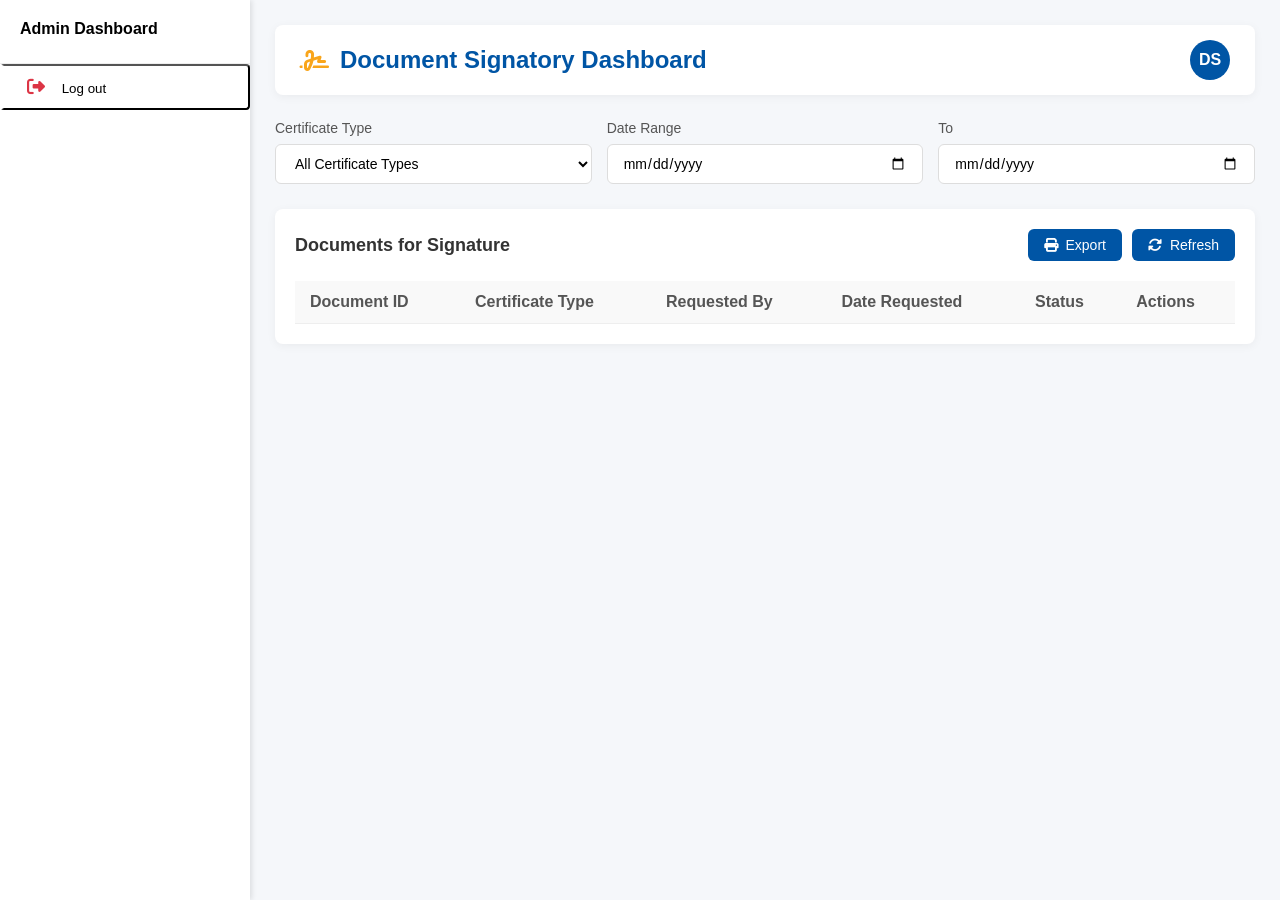
<file: Roles/SignatoryAdmin.html>
<!DOCTYPE html>
<html lang="en">
<head>
    <meta charset="UTF-8">
    <meta name="viewport" content="width=device-width, initial-scale=1.0">
    <title>Document Signatory Dashboard | Civil Registry System</title>
    <link rel="stylesheet" href="https://cdnjs.cloudflare.com/ajax/libs/font-awesome/6.4.0/css/all.min.css">
<style>
:root {
  --primary: #0055a5;
  --secondary: #bf0d3e;
  --accent: #f9a51a;
  --light: #f8f9fa;
  --dark: #212529;
  --success: #28a745;
  --warning: #ffc107;
  --danger: #dc3545;
  --sidebar-width: 250px;
  --received: #3498db;
  --in-process: #f39c12;
  --released: #2ecc71;
}

* {
  margin: 0;
  padding: 0;
  box-sizing: border-box;
  font-family: 'Segoe UI', Tahoma, Geneva, Verdana, sans-serif;
}

body {
  display: flex;
  min-height: 100vh;
  background-color: #f5f7fa;
}

.sidebar {
  width: 250px;
  background-color: white;
  box-shadow: 2px 0 5px rgba(0,0,0,0.1);
  transition: all 0.3s;
  position: fixed;
  height: 100vh;
  z-index: 100;
}

.sidebar-header {
  padding: 20px;
  border-bottom: 1px solid #eee;
}

.Dashboard {
  font-size: 16px;
  margin-bottom: 2px;
}

.menu-item {
  display: flex;
  align-items: center;
  padding: 12px 20px;
  color: var(--dark);
  text-decoration: none;
  transition: all 0.3s;
  border-left: 4px solid transparent;
  margin-bottom: 5px;
  border-radius: 4px;
}

.menu-item:hover,
.menu-item.active {
  background-color: #e3f2fd;
  border-left: 4px solid var(--primary);
}

.menu-item i {
  margin-right: 10px;
  font-size: 18px;
  width: 24px;
  text-align: center;
  color: var(--primary);
}

#logout-btn {
  color: #000;
  background-color: transparent;
  cursor: pointer;
  width: 100%;
  text-align: left;
}

#logout-btn:hover {
  background-color: #fee;
  border-left: 4px solid var(--danger);
}

#logout-btn i {
  color: var(--danger);
}

#adminInfo {
  color: rgba(86, 93, 99, 0.866);
  margin-top: 5px;
  font-size: 13px;
}

.main-content {
  flex: 1;
  margin-left: var(--sidebar-width);
  padding: 25px;
  transition: all 0.3s;
}

.top-nav {
  display: flex;
  justify-content: space-between;
  align-items: center;
  background-color: white;
  padding: 15px 25px;
  border-radius: 8px;
  box-shadow: 0 2px 10px rgba(0,0,0,0.05);
  margin-bottom: 25px;
}

.page-title {
  font-size: 1.5rem;
  color: var(--primary);
  font-weight: 600;
  display: flex;
  align-items: center;
  gap: 10px;
}

.page-title i {
  color: var(--accent);
}

.user-profile {
  display: flex;
  align-items: center;
  gap: 15px;
}

.user-info {
  text-align: right;
}

.user-info .name {
  font-weight: 600;
  color: var(--dark);
}

.user-info .role {
  font-size: 12px;
  color: #666;
}

.user-avatar {
  width: 40px;
  height: 40px;
  border-radius: 50%;
  background-color: var(--primary);
  color: white;
  display: flex;
  align-items: center;
  justify-content: center;
  font-weight: bold;
}

/* Dashboard Filters */
.dashboard-filters {
  display: flex;
  gap: 15px;
  margin-bottom: 25px;
  flex-wrap: wrap;
}

.filter-group {
  flex: 1;
  min-width: 200px;
}

.filter-label {
  display: block;
  margin-bottom: 8px;
  font-weight: 500;
  color: #555;
  font-size: 14px;
}

.filter-select, .filter-input {
  width: 100%;
  padding: 10px 15px;
  border: 1px solid #ddd;
  border-radius: 6px;
  font-size: 14px;
  background-color: white;
  transition: all 0.3s;
}

.filter-select:focus, .filter-input:focus {
  border-color: var(--primary);
  box-shadow: 0 0 0 3px rgba(0, 85, 165, 0.1);
  outline: none;
}

/* Documents Table */
.documents-table-container {
  background-color: white;
  border-radius: 8px;
  padding: 20px;
  box-shadow: 0 2px 10px rgba(0, 0, 0, 0.05);
  margin-bottom: 30px;
}

.section-header {
  display: flex;
  justify-content: space-between;
  align-items: center;
  margin-bottom: 20px;
}

.section-title {
  font-size: 18px;
  font-weight: 600;
  color: #333;
}

.table-actions {
  display: flex;
  gap: 10px;
}

.btn {
  padding: 8px 16px;
  border-radius: 6px;
  border: none;
  font-weight: 500;
  cursor: pointer;
  transition: all 0.3s;
  display: inline-flex;
  align-items: center;
  gap: 8px;
  font-size: 14px;
}

.btn-primary {
  background-color: var(--primary);
  color: white;
}

.btn-primary:hover {
  background-color: var(--received);
}

#exportBtn {
  background-color: var(--primary);
  color: white;
  padding: 8px 16px;
  border-radius: 6px;
  border: none;
  font-weight: 500;
  cursor: pointer;
  transition: all 0.3s;
  display: inline-flex;
  align-items: center;
  gap: 8px;
  font-size: 14px;

}

#exportBtn:hover {
  background-color: var(--received);
}

.table-responsive {
  overflow-x: auto;
}

table {
  width: 100%;
  border-collapse: collapse;
}

th, td {
  padding: 12px 15px;
  text-align: left;
  border-bottom: 1px solid #eee;
}

th {
  font-weight: 600;
  color: #555;
  background-color: #f9f9f9;
  position: sticky;
  top: 0;
}

tr:hover {
  background-color: #f5f7fa;
}

.certificate-type {
  display: flex;
  align-items: center;
  gap: 10px;
}

.certificate-icon {
  width: 32px;
  height: 32px;
  border-radius: 50%;
  display: flex;
  align-items: center;
  justify-content: center;
  color: white;
}

.certificate-icon.birth { background-color: #3498db; }
.certificate-icon.marriage { background-color: #e74c3c; }
.certificate-icon.death { background-color: #2c3e50; }
.certificate-icon.cenomar { background-color: #9b59b6; }
.certificate-icon.cenodeath { background-color: #1abc9c; }

.status-badge {
  padding: 6px 12px;
  border-radius: 20px;
  font-size: 12px;
  font-weight: 500;
  display: inline-flex;
  align-items: center;
  gap: 6px;
}

.status-badge.received {
  background-color: #ebf5fb;
  color: var(--received);
}

.status-badge.in-process {
  background-color: #fef5e7;
  color: var(--in-process);
}

.status-badge.released {
  background-color: #e8f8f0;
  color: var(--released);
}

.action-btn {
  padding: 6px 12px;
  border-radius: 4px;
  border: none;
  background-color: transparent;
  color: var(--primary);
  cursor: pointer;
  font-size: 14px;
  transition: all 0.3s;
  display: inline-flex;
  align-items: center;
  gap: 5px;
}

.action-btn:hover { background-color: #e3f2fd; }
.action-btn.sign { color: var(--success); }
.action-btn.view { color: var(--primary); }

/* Signature Modal */
.modal {
  display: none;
  position: fixed;
  top: 0;
  left: 0;
  width: 100%;
  height: 100%;
  background-color: rgba(0, 0, 0, 0.5);
  z-index: 1000;
  justify-content: center;
  align-items: center;
}

.modal-content {
  background-color: white;
  border-radius: 8px;
  width: 90%;
  max-width: 700px;
  padding: 25px;
  box-shadow: 0 5px 20px rgba(0, 0, 0, 0.2);
  animation: modalFadeIn 0.3s ease-out;
}

@keyframes modalFadeIn {
  from {
    opacity: 0;
    transform: translateY(-20px);
  }
  to {
    opacity: 1;
    transform: translateY(0);
  }
}

.modal-header {
  display: flex;
  justify-content: space-between;
  align-items: center;
  margin-bottom: 20px;
  padding-bottom: 15px;
  border-bottom: 1px solid #eee;
}

.modal-title {
  font-size: 20px;
  font-weight: 600;
  color: #333;
  display: flex;
  align-items: center;
  gap: 10px;
}

.modal-title i { color: var(--primary); }
.close-modal {
  background: none;
  border: none;
  font-size: 24px;
  cursor: pointer;
  color: #666;
  transition: all 0.3s;
  width: 40px;
  height: 40px;
  display: flex;
  align-items: center;
  justify-content: center;
  border-radius: 50%;
}

.close-modal:hover {
  color: var(--danger);
  background-color: #fee;
}

.modal-body {
  max-height: 70vh;
  overflow-y: auto;
}

.document-preview {
  border: 1px solid #eee;
  border-radius: 8px;
  padding: 20px;
  margin-bottom: 20px;
  background-color: #f9f9f9;
}

.document-header {
  text-align: center;
  margin-bottom: 20px;
  border-bottom: 2px solid #ddd;
  padding-bottom: 15px;
}

.document-title {
  font-size: 24px;
  font-weight: 700;
  color: var(--primary);
  margin-bottom: 5px;
}

.document-content { line-height: 1.6; }
.signature-area {
  margin-top: 40px;
  text-align: right;
}

.signature-line {
  display: inline-block;
  width: 200px;
  border-top: 1px solid #000;
  margin-top: 60px;
  position: relative;
}

.signature-label {
  position: absolute;
  top: -20px;
  left: 0;
  width: 100%;
  text-align: center;
  font-style: italic;
  color: #555;
}

.modal-footer {
  display: flex;
  justify-content: flex-end;
  gap: 10px;
  margin-top: 20px;
  padding-top: 15px;
  border-top: 1px solid #eee;
}

/* Responsive Styles */
@media (max-width: 1200px) {
  .main-content { padding: 20px; }
}

@media (max-width: 992px) {
  .sidebar {
    width: 70px;
    overflow: hidden;
  }
  .sidebar-header span,
  .menu-item span {
    display: none;
  }
  .menu-item {
    justify-content: center;
    padding: 12px 0;
  }
  .menu-item i {
    margin-right: 0;
    font-size: 20px;
  }
  .main-content {
    margin-left: 70px;
  }
}

@media (max-width: 768px) {
  .top-nav {
    flex-direction: column;
    align-items: flex-start;
    gap: 15px;
  }
  .user-profile {
    width: 100%;
    justify-content: space-between;
  }
}

@media (max-width: 576px) {
  .main-content { padding: 15px; }
  .modal-content {
    width: 95%;
    padding: 15px;
  }
  .table-actions {
    flex-direction: column;
    gap: 8px;
  }
  .btn {
    width: 100%;
    justify-content: center;
  }
}

.btn-signed {
  background-color: #0055a5;
  color: #fff;
  border: none;
  border-radius: 4px;
  padding: 6px 16px;
  font-size: 14px;
  font-weight: 500;
  cursor: pointer;
  transition: background 0.2s;
}
.btn-signed:hover {
  background-color: #003366;
}

</style>
</head>
<body>
    <!-- Sidebar Navigation -->
  <aside class="sidebar">
  <div class="sidebar-header">
    <h2 class="Dashboard">Admin Dashboard</h2>
    <p id="adminInfo"></p>
  </div>
  <nav class="sidebar-nav">

    <!-- Super Admin Only -->
    <a href="#" class="menu-item" data-role="Super Admin">
      <i class="fas fa-users-cog mr-2"></i> Manage Admin Users
    </a>
    <a href="#" class="menu-item" data-role="Super Admin">
      <i class="fas fa-database mr-2"></i> All Transactions
    </a>

    <!-- Shared/Dashboard -->
    <!-- APPLICATION, PROCESSING, AND INTAKE Clerk -->
    <!-- <a href="../AdminPortal/AdminDashboard.html" class="menu-item" data-visible-to="all">
      <i class="fas fa-tachometer-alt mr-2"></i> Dashboard
    </a> -->

    <!-- Verifying Officer -->
    <a href="../Roles/VerifierAdmin.html" class="menu-item" data-role="Verifying Officer">
      <i class="fas fa-tasks mr-2"></i> Validate Requests
    </a>

     <!-- Cashier Admin -->
    <a href="../Roles/CashierAdmin.html" class="menu-item" data-role="Cashier">
      <i class="fas fa-money-check-alt mr-2"></i> Transaction Payments
    </a>

    <!-- Document Signatory Officer -->
    <a href="../Roles/SignatoryAdmin.html" class="menu-item" data-role="Document Signatory Officer">
      <i class="fas fa-signature mr-2"></i> Signature
    </a>

    <!-- Releasing Officer -->
    <a href="../Roles/ReleasingAdmin.html" class="menu-item" data-role="Releasing Officer">
      <i class="fas fa-file mr-2"></i> Document Releasing
    </a>

    <!-- Report Admin -->
    <a href="../Roles/ReportAdmin.html" class="menu-item" data-role="Report Officer">
      <i class="fas fa-chart-line mr-2"></i> Reports
    </a>

    <!-- Help Desk -->
    <a href="../Roles/HelpAdmin.html" class="menu-item" data-role="Help Desk Officer">
      <i class="fas fa-comments mr-2"></i> Inquiries
    </a>


    <!-- Shared/Logout -->
    <button onclick="logout()" id="logout-btn" class="menu-item logout-btn" data-visible-to="all">
      <i class="fas fa-sign-out-alt mr-2"></i> Log out
    </button>    
 
  </nav>
</aside>
  <!-- Main Content Area -->
<main class="main-content">
  <!-- Top Navigation Bar -->
  <div class="top-nav">
    <h1 class="page-title">
      <i class="fas fa-signature"></i> Document Signatory Dashboard
    </h1>
    <div class="user-profile">
      <div class="user-info">
        <div id="adminUsername" class="name"></div>
        <div id="adminRole" class="role"></div>
      </div>
      <div class="user-avatar" id="userAvatar">DS</div>
    </div>
  </div>

  <!-- Dashboard Filters -->
  <div class="dashboard-filters">
    <div class="filter-group">
      <label class="filter-label">Certificate Type</label>
      <select class="filter-select" id="certificateTypeFilter">
        <option value="all">All Certificate Types</option>
        <option value="birth">Birth Certificate</option>
        <option value="marriage">Marriage Certificate</option>
        <option value="death">Death Certificate</option>
        <option value="cenomar">CENOMAR</option>
        <option value="cenodeath">CENODEATH</option>
        <option value="correction">Document Correction | R.A 9048 </option>
      </select>
    </div>
    <div class="filter-group">
      <label class="filter-label">Date Range</label>
      <input type="date" class="filter-input" id="dateFrom">
    </div>
    <div class="filter-group">
      <label class="filter-label">To</label>
      <input type="date" class="filter-input" id="dateTo">
    </div>
  </div>

  <!-- Documents Table -->
  <div class="documents-table-container">
    <div class="section-header">
      <h2 class="section-title">Documents for Signature</h2>
      <div class="table-actions">
          <div class="Export-wrapper">
          <button type="button" id="exportBtn">
            <i class="fas fa-print"></i> Export
          </button>
          </div>      
          <button class="btn btn-primary"><i class="fas fa-sync-alt"></i> Refresh</button>
      </div>
    </div>
   <div id="printArea">
    <div class="table-responsive">
      <table>
        <thead>
          <tr>
            <th>Document ID</th>
            <th>Certificate Type</th>
            <th>Requested By</th>
            <th>Date Requested</th>
            <th>Status</th>
            <th>Actions</th>
          </tr>
        </thead>
        <tbody id="signatoryTableBody"></tbody>
      </table>
    </div>
    </div>
  </div>
  <!-- Signature Modal -->
  <div class="modal" id="signatureModal">
    <div class="modal-content">
      <div class="modal-header">
        <h3 class="modal-title"><i class="fas fa-signature"></i> Sign Document</h3>
        <button class="close-modal" onclick="closeSignatureModal()">&times;</button>
      </div>

      <div class="modal-body">
        <div class="document-info">
          <div class="detail-item">
            <div class="detail-label">Document ID</div>
            <div class="detail-value"></div>
          </div>
          <div class="detail-item">
            <div class="detail-label">Certificate Type</div>
            <div class="detail-value"></div>
          </div>
          <div class="detail-item">
            <div class="detail-label">Requested By</div>
            <div class="detail-value"></div>
          </div>
          <div class="detail-item">
            <div class="detail-label">Date Requested</div>
            <div class="detail-value"></div>
          </div>
        </div>

        <div class="document-preview">
          <div class="document-header">
            <div class="document-title"></div>
            <div>Republic of the Philippines</div>
          </div>
          <div class="document-content">
            <p></p>
          </div>
          <div class="signature-area">
            <div class="signature-line">
              <div class="signature-label">Authorized Signatory</div>
            </div>
          </div>
        </div>
      </div>

      <div class="modal-footer">
        <button class="btn btn-secondary" onclick="closeSignatureModal()"><i class="fas fa-times"></i> Cancel</button>
        <button class="btn btn-primary"><i class="fas fa-check"></i> Confirm Signature</button>
      </div>
    </div>
  </div>
</main>

<script src="rolesidebarVisibility.js"></script>
<script src="SignatoryAdmin.js"></script>
</body>
</html>
</file>
<file: style.css>
/* Global Styles */
:root {
    --primary: #0055a5;
    --secondary: #bf0d3e;
    --accent: #f9a51a;
    --light: #f8f9fa;
    --dark: #212529;
    --success: #28a745;
    --info: #17a2b8;
    --warning: #ffc107;
    --danger: #dc3545;
}

* {
    margin: 0;
    padding: 0;
    box-sizing: border-box;
}

body {
    font-family: 'Segoe UI', Tahoma, Geneva, Verdana, sans-serif;
  line-height: 1.75;
  scroll-behavior: smooth;
  -webkit-font-smoothing: antialiased;
  -moz-osx-font-smoothing: grayscale;
}

/* HEADER - START */
.head {
  display: flex;
  align-items: center;
  justify-content: space-between;
  background: linear-gradient(135deg, #667eea 0%, #764ba2 100%);
  transition: 0.5s ease;
  padding: 10px 20px;
  min-height: 85px;
  position: sticky;
  top: 0;
  z-index: 1000;
  flex-wrap: wrap;
}

.header-main {
  display: flex;
  align-items: center;
  gap: 0px;
}

.logo-container {
  display: flex;
}

.logo {
  height: 70px;
  margin-left: 5px;
}

.title-container {
  display:flex;
  flex-direction: column;
  justify-content: center;
  margin-left: 10px;
}

.title-container h1 {
  font-size: 20px;
  margin: 5px 0;
  color: white;
  line-height: 1.2;
}

.title-container .tagline {
  font-size: 14px;
  color: rgb(255, 255, 255);
  margin-top: 2px;
  line-height: 1.2;
}

.nav-links {
  flex: 1;
  display: flex;
  justify-content: flex-end;
  gap: 20px;
  align-items: center;
}

.nav-links a {
  text-decoration: none;
  color: #fff;
  font-weight: 600;
  font-family: 'Plus Jakarta Sans', sans-serif;
  padding: 8px 12px;
  border-radius: 20px;
  transition: background-color 0.3s ease;
}

.nav-links a:hover {
  background-color: rgba(255, 255, 255, 0.2);
}

#userIconContainer {
  display: none;
  position: relative;
}

#userIcon {
  font-size: 28px;
  cursor: pointer;
  color: #3b82f6;
}

#userDropdown {
  display: none;
  position: absolute;
  top: 35px;
  right: 0;
  background: white;
  border: 1px solid #ccc;
  border-radius: 6px;
  box-shadow: 0 2px 8px rgba(0, 0, 0, 0.2);
  padding: 10px;
  z-index: 1000;
  width: 150px;
  padding: 20px;
  font-size: 16px;
  gap: 20px;
}

#userDropdown button {
  padding: 4px 10px;
  background-color: #007BFF;
  border: none;
  cursor: pointer;
  border-radius: 4px;
  color: white;
}


/* HAMBURGER - Default hidden for desktop */
.hamburger {
  display: none;
  flex-direction: column;
  cursor: pointer;
  padding: 10px;
  z-index: 1100; /* stays above nav */
}

.hamburger div {
  width: 25px;
  height: 3px;
  background-color: white;
  margin: 4px 0;
  transition: 0.4s;
}

/* MOBILE STYLES */
@media (max-width: 768px) {
  /* Make hamburger visible */
  .hamburger {
    display: flex;
  }

  /* Adjust nav layout for mobile */
  .nav-links {
    flex-direction: column;
    align-items: flex-start;
    width: 100%;
    background-color: #667eea;
    position: absolute;
    top: 85px;
    left: 0;
    display: none;
    padding: 20px;
    z-index: 1000;
    transition: all 0.3s ease;
  }

  /* Show nav when toggled */
  .nav-links.show {
    display: flex;
  }

  /* Stack nav items vertically */
  .nav-links a {
    width: 100%;
    padding: 10px 15px;
    color: white;
    text-align: left;
    border-bottom: 1px solid rgba(255, 255, 255, 0.2);
  }


}

/* HEADER - END */

.container {
    width: 90%;
    max-width: 1200px;
    margin: 0 auto;
    padding: 0 15px;
}

h1, h2, h3, h4 {
    margin-bottom: 1rem;
    color: var(--primary);
}

p {
    margin-bottom: 1rem;
}

a {
    color: var(--primary);
    text-decoration: none;
    transition: all 0.3s ease;
}

a:hover {
    color: var(--secondary);
}

.btn {
    display: inline-block;
    background-color: var(--primary);
    color: white;
    padding: 10px 20px;
    border-radius: 5px;
    font-weight: bold;
    text-transform: uppercase;
    letter-spacing: 1px;
    transition: all 0.3s ease;
}

.btn:hover {
    background-color: var(--secondary);
    color: white;
    transform: translateY(-2px);
}

.btn-large {
    padding: 15px 30px;
    font-size: 1.1rem;
}

/* Header Styles */
header {
    background-color: white;
    padding: 20px 0;
    box-shadow: 0 2px 10px rgba(0, 0, 0, 0.1);
}

.logo {
    display: flex;
    align-items: center;
    margin-bottom: 10px;
}

.logo img {
    height: 40px;
    margin-right: 15px;
}

/* Hero Section */
.hero {
    background: url(https://businessmirror.com.ph/wp-content/uploads/2019/10/top01-102219.jpg) no-repeat center center;
    background-size: cover;
    background-position: center;
    color: white;
    text-align: center;
    padding: 80px 0;
}

.hero h2 {
    font-size: 2.5rem;
    margin-bottom: 20px;
    color: white;
}

.hero p {
    font-size: 1.2rem;
    max-width: 800px;
    margin: 0 auto 30px;
}

/* Features Section */
.features {
    padding: 60px 0;
    background-color: white;
}

.features h2 {
    text-align: center;
    margin-bottom: 40px;
    font-size: 2.0rem;

}

.features-grid {
    display: grid;
    grid-template-columns: repeat(auto-fit, minmax(250px, 1fr));
    gap: 30px;
}

.feature {
    text-align: center;
    padding: 30px 20px;
    border-radius: 5px;
    background-color: var(--light);
    transition: all 0.3s ease;
}

.feature:hover {
    transform: translateY(-5px);
    box-shadow: 0 5px 15px rgba(0, 0, 0, 0.1);
}

.feature i {
    font-size: 2.5rem;
    color: var(--primary);
    margin-bottom: 20px;
}

/* Holidays Section */
/* Enhanced Holiday Section */
.holiday-list {
  display: grid;
  grid-template-columns: repeat(auto-fit, minmax(300px, 1fr));
  gap: 15px;
  margin-bottom: 20px;
}

.holiday {
  background-color: white;
  padding: 15px;
  border-radius: 8px;
  box-shadow: 0 2px 8px rgba(0, 0, 0, 0.1);
  display: flex;
  justify-content: space-between;
  align-items: center;
  transition: all 0.3s ease;
  opacity: 1;
  max-height: 100px;
  overflow: hidden;
}

.holidays h2{
  text-align: center;
  font-size: 2.0rem;


}
.holiday.hidden {
  opacity: 0;
  max-height: 0;
  padding: 0 15px;
  margin: 0;
  border: 0;
  transform: translateY(-10px);
}

.holiday .date {
  font-weight: 600;
  color: #0055a5;
  min-width: 110px;
}

.holiday .name {
  color: #333;
  text-align: right;
  flex-grow: 1;
}

#toggleHolidays {
  background: linear-gradient(135deg, #0055a5 0%, #003d7a 100%);
  color: white;
  border: none;
  padding: 12px 24px;
  border-radius: 50px;
  font-weight: 600;
  cursor: pointer;
  display: flex;
  align-items: center;
  justify-content: center;
  gap: 8px;
  margin: 20px auto;
  transition: all 0.3s ease;
  box-shadow: 0 4px 6px rgba(0, 85, 165, 0.2);
}

#toggleHolidays:hover {
  transform: translateY(-2px);
  box-shadow: 0 6px 12px rgba(0, 85, 165, 0.3);
}

#toggleHolidays:active {
  transform: translateY(0);
}

#toggleHolidays i {
  transition: transform 0.3s ease;
}

#toggleHolidays.expanded i {
  transform: rotate(180deg);
}

.tip {
  text-align: center;
  font-style: italic;
  color: #666;
  margin-top: 10px;
}

/* Animation for holiday items */
@keyframes fadeIn {
  from { opacity: 0; transform: translateY(-10px); }
  to { opacity: 1; transform: translateY(0); }
}


/* FEEDABCK SHAKE SHAKE FRIES */
@keyframes shake {
  0%, 100% { transform: translateX(0); }
  20%, 60% { transform: translateX(-5px); }
  40%, 80% { transform: translateX(5px); }
}

.feedback-shake {
  animation: shake 0.5s ease-in-out;
}

.feedback-highlight {
  color: #FFA500 !important; /* Orange color */
  font-weight: bold;
  transition: color 0.3s ease;
}

/* Registration Steps */
.registration-steps {
    padding: 60px 0;
    background-color: white;
}

.registration-steps h2 {
    text-align: center;
    margin-bottom: 40px;
    font-size: 2.0rem;

}

.steps {
    display: grid;
    grid-template-columns: repeat(auto-fit, minmax(200px, 1fr));
    gap: 20px;
    margin-bottom: 40px;
}

.step {
    background-color: var(--light);
    padding: 25px;
    border-radius: 5px;
    position: relative;
}

.step-number {
    position: absolute;
    top: -15px;
    left: -15px;
    background-color: var(--accent);
    color: white;
    width: 40px;
    height: 40px;
    border-radius: 50%;
    display: flex;
    align-items: center;
    justify-content: center;
    font-weight: bold;
    font-size: 1.2rem;
}

.step h3 {
    margin-top: 10px;
    color: var(--primary);
}

.note {
    font-size: 0.9rem;
    color: #666;
    font-style: italic;
}

/* FAQ Section */
.faq {
    padding: 60px 0;
    background-color: var(--light);
}

.faq h2 {
    text-align: center;
    margin-bottom: 40px;
    font-size: 2.0rem;

}

.faq-categories {
    display: flex;
    justify-content: center;
    flex-wrap: wrap;
    gap: 10px;
    margin-bottom: 30px;
}

.category-btn {
    padding: 10px 20px;
    background-color: white;
    border: 1px solid #ddd;
    border-radius: 5px;
    cursor: pointer;
    transition: all 0.3s ease;
}

.category-btn:hover, .category-btn.active {
    background-color: var(--primary);
    color: white;
    border-color: var(--primary);
}

.faq-questions {
    display: none;
    max-width: 800px;
    margin: 0 auto;
}

.faq-questions.active {
    display: block;
}

.question {
    background-color: white;
    margin-bottom: 15px;
    border-radius: 5px;
    box-shadow: 0 2px 5px rgba(0, 0, 0, 0.1);
    overflow: hidden;
}

.question h3 {
    padding: 20px;
    display: flex;
    justify-content: space-between;
    align-items: center;
    cursor: pointer;
}

.question h3 i {
    transition: transform 0.3s ease;
}

.question.active h3 i {
    transform: rotate(180deg);
}

.answer {
    max-height: 0;
    overflow: hidden;
    transition: max-height 0.3s ease;
    padding: 0 20px;
}

.question.active .answer {
    max-height: 300px;
    padding: 0 20px 20px;
}

.faq-links {
    display: flex;
    justify-content: center;
    gap: 20px;
    margin-top: 30px;
}

.faq-links a {
    font-weight: bold;
}

/* Footer */
footer {
    background-color: var(--dark);
    color: white;
    padding: 40px 0 20px;
}

.footer-content {
    display: grid;
    grid-template-columns: repeat(auto-fit, minmax(250px, 1fr));
    gap: 30px;
    margin-bottom: 30px;
}

.footer-info h3, .footer-social h3 {
    color: white;
    margin-bottom: 15px;
}

.social-icons {
    display: flex;
    gap: 15px;
}

.social-icons a {
    color: white;
    font-size: 1.5rem;
}

.footer-bottom {
    text-align: center;
    padding-top: 20px;
    border-top: 1px solid rgba(255, 255, 255, 0.1);
}

.powered-by {
    font-size: 0.9rem;
    color: rgba(255, 255, 255, 0.7);
}

/* Responsive Adjustments */
@media (max-width: 768px) {
    .hero h2 {
        font-size: 2rem;
    }
    
    .steps {
        grid-template-columns: 1fr;
    }
    
    .holiday-list {
        grid-template-columns: 1fr;
    }
}

/* FEEDBACK POPUP STYLES */
.feedback-popup {
  position: fixed;
  top: 0;
  left: 0;
  width: 100%;
  height: 100%;
  background: rgba(0, 0, 0, 0.7);
  display: none;
  justify-content: center;
  align-items: center;
  z-index: 2000;
  opacity: 0;
  transition: opacity 0.3s ease;
}

.feedback-popup.active {
  display: flex;
  opacity: 1;
}

.feedback-container {
  background: white;
  border-radius: 10px;
  width: 90%;
  max-width: 500px;
  padding: 25px;
  box-shadow: 0 5px 20px rgba(0, 0, 0, 0.2);
  position: relative;
  transform: translateY(20px);
  transition: transform 0.3s ease;
}

.feedback-popup.active .feedback-container {
  transform: translateY(0);
}

.feedback-container h3 {
  color: #0055a5;
  margin-bottom: 20px;
  text-align: center;
}

.close-btn {
  position: absolute;
  top: 15px;
  right: 15px;
  background: none;
  border: none;
  font-size: 24px;
  cursor: pointer;
  color: #666;
}

.form-group {
  margin-bottom: 20px;
}

.form-group label {
  display: block;
  margin-bottom: 8px;
  font-weight: 600;
  color: #333;
}

.form-group select, 
.form-group textarea, 
.form-group input {
  width: 100%;
  padding: 12px;
  border: 1px solid #ddd;
  border-radius: 5px;
  font-family: inherit;
  font-size: 16px;
}

.form-group textarea {
  resize: vertical;
  min-height: 100px;
}

.rating-group {
  text-align: center;
}

.stars {
  font-size: 24px;
  color: #ccc;
  margin: 10px 0;
}

.stars i {
  cursor: pointer;
  margin: 0 5px;
  transition: color 0.2s;
}

.stars i.hovered,
.stars i.active {
  color: #f9a51a;
}

.submit-btn {
  background: #0055a5;
  color: white;
  border: none;
  padding: 12px 20px;
  border-radius: 5px;
  font-size: 16px;
  font-weight: 600;
  width: 100%;
  cursor: pointer;
  transition: background 0.3s;
}

.submit-btn:hover {
  background: #003d7a;
}

/* Feedback Trigger Button */
.feedback-trigger {
  position: fixed;
  bottom: 100px;
  right: 30px;
  width: 60px;
  height: 60px;
  border-radius: 50%;
  background: #0055a5;
  color: white;
  border: none;
  font-size: 24px;
  cursor: pointer;
  box-shadow: 0 4px 15px rgba(0, 85, 165, 0.4);
  display: flex;
  justify-content: center;
  align-items: center;
  z-index: 1000;
  transition: all 0.3s ease;
}

.feedback-trigger:hover {
  background: #003d7a;
  transform: translateY(-3px);
  box-shadow: 0 6px 20px rgba(0, 85, 165, 0.5);
}

/* Responsive adjustments */
@media (max-width: 480px) {
  .feedback-container {
    padding: 20px 15px;
  }
  
  .feedback-trigger {
    width: 50px;
    height: 50px;
    font-size: 20px;
    bottom: 90px;
    right: 20px;
  }
}

/* Appointment Section Styles */
.appointment {
  background-color: #f8f9fa;
  padding: 60px 0;
  margin: 40px 0;
}

.appointment .container {
  max-width: 1000px;
}

.appointment h2 {
    text-align: center;
    color: #0055a5;
    font-size: 2.0rem;
    margin-bottom: 40px;
    position: relative;
}

.appointment h2::after {
    content: '';
    display: block;
    width: 40%;
    height: 4px;
    background: #f7b543;
    margin: 15px auto 0;
}


.appointment .subtitle {
  text-align: center;
  color: #555;
  font-size: 1.1rem;
  margin-bottom: 40px;
}

.appointment-steps {
  display: grid;
  grid-template-columns: repeat(auto-fit, minmax(300px, 1fr));
  gap: 30px;
}

.appointment-step {
  background: white;
  padding: 25px;
  border-radius: 8px;
  box-shadow: 0 4px 6px rgba(0, 0, 0, 0.1);
  position: relative;
}

.step-number {
  position: absolute;
  top: -15px;
  left: -15px;
  background: #0055a5;
  color: white;
  width: 40px;
  height: 40px;
  border-radius: 50%;
  display: flex;
  align-items: center;
  justify-content: center;
  font-weight: bold;
  font-size: 1.2rem;
}

.form-select, .form-input {
  width: 100%;
  padding: 12px;
  border: 1px solid #ddd;
  border-radius: 5px;
  font-size: 16px;
  margin-top: 10px;
}

.datetime-picker {
  display: flex;
  gap: 15px;
  margin-top: 10px;
}

.confirmation-details {
  background: #f5f5f5;
  padding: 15px;
  border-radius: 5px;
  margin: 15px 0;
}

.confirmation-details p {
  margin: 8px 0;
}

.book-btn {
  background: #0055a5;
  color: white;
  border: none;
  padding: 12px 25px;
  border-radius: 5px;
  font-size: 16px;
  font-weight: 600;
  width: 100%;
  cursor: pointer;
  transition: all 0.3s;
}

.book-btn:hover {
  background: #003d7a;
}

/* Responsive adjustments */
@media (max-width: 768px) {
  .datetime-picker {
    flex-direction: column;
  }
  
  .appointment-step {
    padding: 20px 15px;
  }
}

/* Announcements Section */
.announcements {
    background-color: #f8f9fa;
    padding: 60px 0;
    margin: 40px 0;
}

.announcements .container {
    max-width: 1200px;
    margin: 0 auto;
    padding: 0 20px;
}

.announcements h2 {
    text-align: center;
    color: #2c3e50;
    font-size: 2.2rem;
    margin-bottom: 40px;
    position: relative;
}

.announcements h2::after {
    content: '';
    display: block;
    width: 80px;
    height: 4px;
    background: #f7b543;
    margin: 15px auto 0;
}

.announcement-list {
    display: grid;
    grid-template-columns: repeat(auto-fit, minmax(300px, 1fr));
    gap: 30px;
}

.announcement-item {
    background: white;
    border-radius: 8px;
    box-shadow: 0 4px 6px rgba(0, 0, 0, 0.1);
    padding: 25px;
    transition: transform 0.3s ease, box-shadow 0.3s ease;
}

.announcement-item:hover {
    transform: translateY(-5px);
    box-shadow: 0 10px 20px rgba(0, 0, 0, 0.1);
}

.announcement-item h3 {
    color: #0055a5;
    font-size: 1.3rem;
    margin-bottom: 10px;
}

.announcement-date {
    color: #7f8c8d;
    font-size: 0.9rem;
    margin-bottom: 15px;
    font-style: italic;
}

.announcement-item p {
    color: #34495e;
    line-height: 1.6;
    margin-bottom: 0;
}

/* Responsive adjustments */
@media (max-width: 768px) {
    .announcements {
        padding: 40px 0;
    }
    
    .announcements h2 {
        font-size: 1.8rem;
    }
    
    .announcement-list {
        grid-template-columns: 1fr;
    }
}

@media (max-width: 480px) {
    .announcement-item {
        padding: 20px;
    }
}


/* Document Requirements Section */
.document-requirements {
    background-color: #f9f9f9;
    padding: 60px 0;
}

.document-requirements h2{
    text-align: center;
    color: #0055a5;
    font-size: 2.0rem;
    margin-bottom: 40px;
    position: relative;
}

.document-requirements h2::after {
    content: '';
    display: block;
    width: 15%;
    height: 4px;
    background: #f7b543;
    margin: 15px auto 0;
}


.requirements-tabs {
    display: flex;
    flex-wrap: wrap;
    gap: 10px;
    margin-bottom: 30px;
}

.tab-btn {
    padding: 12px 20px;
    background: #e0e0e0;
    border: none;
    border-radius: 5px;
    cursor: pointer;
    font-weight: 600;
    transition: all 0.3s ease;
}

.tab-btn.active {
    background: #2c3e50;
    color: white;
}

.tab-content {
    display: none;
    padding: 25px;
    background: white;
    border-radius: 8px;
    box-shadow: 0 4px 12px rgba(0,0,0,0.1);
}

.tab-content.active {
    display: block;
}

.tab-content h3 {
    color: #2c3e50;
    margin-bottom: 20px;
}

.tab-content ul {
    padding-left: 20px;
}

.tab-content li {
    margin-bottom: 10px;
    line-height: 1.6;
}

.note {
    background: #f0f7ff;
    padding: 15px;
    border-left: 4px solid #3498db;
    margin-top: 20px;
    border-radius: 0 4px 4px 0;
}

.requirements-footer {
    margin-top: 30px;
    text-align: center;
}

.btn-outline {
    background-color: var(--primary);
    border: 2px solid #2c3e50;
    color: #ffffff;
    margin-top: 20px;
}

.btn-outline:hover {
    background-color: var(--secondary);
    color: white;
    transform: translateY(-2px);
}

.certificate-tabs {
    display: flex;
    flex-wrap: wrap;
    gap: 5px;
    margin-bottom: 20px;
}

.certificate-tab {
    padding: 10px 15px;
    border: none;
    cursor: pointer;
    font-weight: bold;
    border-radius: 5px 5px 0 0;
    transition: all 0.3s;
}

.certificate-tab:hover {
    opacity: 0.9;
}

.certificate-tab.active {
    transform: translateY(2px);
    box-shadow: 0 2px 0 0 currentColor;
}

.correction-type {
    border: 1px solid #ddd;
    padding: 20px;
    border-radius: 5px;
    margin-bottom: 20px;
}

.yellow-bg { background-color: #FFD700; color: #000; }
.red-bg { background-color: #FF6B6B; color: #000; }
.brown-bg { background-color: #D2B48C; color: #000; }
.blue-bg { background-color: #ADD8E6; color: #000; }
.orange-bg { background-color: #FFA500; color: #000; }

.note {
    background-color: #f8f9fa;
    border-left: 4px solid #6c757d;
    padding: 10px;
    margin-top: 10px;
}
</file>
<file: AboutUs/AboutUs.css>
:root {
    --primary-color: #3498db;
    --secondary-color: #2c3e50;
    --light-color: #ecf0f1;
    --dark-color: #333;
    --white: #fff;
    --gray: #95a5a6;
}

* {
    margin: 0;
    padding: 0;
    box-sizing: border-box;
    font-family: 'Arial', sans-serif;
}

body {
    line-height: 1.6;
    color: var(--dark-color);
}

.container {
    width: 90%;
    max-width: 1200px;
    margin: 0 auto;
    padding: 20px 0;
}

.navbar {
    background: linear-gradient(135deg, #667eea 0%, #764ba2 100%);
    color: var(--white);
    padding: 15px 0;
    position: sticky;
    height: 90px;
    display: flex;
    top: 0;
    overflow: hidden;
    z-index: 100;
}

.navbar .container {
    display: flex;
    justify-content: space-between;
    align-items: center;
}

.logo-img{
    height: 50px;
    transform: scale(1.4);
    transform-origin: left center;
    margin-right: 10px;
}

.nav-links {
    display: flex;
    list-style: none;
    gap: 30px;
}

.nav-links li a {
    color: var(--white);
    text-decoration: none;
    margin-left: 20px;
    transition: color 0.3s;
}

.nav-links li a:hover,
.nav-links li a.active {
    border: 2px solid #ecf0f1;
    border-radius: 12px;
    padding: 6px 12px;
    transition: border-color 0.3s ease;
}

.hero {
    background-image: url('../resources/queue.jpg');
    background-size: cover;
    background-position: center;
    color: var(--white);
    text-align: center;
    padding: 100px 0;
}

.hero h1 {
    font-size: 48px;
    margin-bottom: 20px;
}

.hero p {
    font-size: 20px;
    opacity: 0.9;
}

.about-section {
    padding: 60px 0;
}

.about-card {
    background: var(--white);
    border-radius: 8px;
    box-shadow: 0 5px 15px rgba(0, 0, 0, 0.1);
    padding: 30px;
    margin-bottom: 30px;
}

.about-card h2 {
    color: var(--primary-color);
    margin-bottom: 15px;
    font-size: 28px;
}

.features {
    list-style: none;
}

.features li {
    margin-bottom: 10px;
    display: flex;
    align-items: center;
}

.features i {
    color: var(--primary-color);
    margin-right: 10px;
}

.team-section {
    background: var(--light-color);
    padding: 60px 0;
    text-align: center;
}

.team-section h2 {
    margin-bottom: 40px;
    color: var(--secondary-color);
}

.team-grid {
    display: grid;
    grid-template-columns: repeat(auto-fit, minmax(250px, 1fr));
    gap: 30px;
}

.team-member {
    background: var(--white);
    padding: 20px;
    border-radius: 8px;
    box-shadow: 0 5px 15px rgba(0, 0, 0, 0.1);
}

.team-member img {
    border-radius: 50%;
    margin-bottom: 15px;
    width: 150px;
    height: 150px;
    object-fit: cover;
}

.team-member h3 {
    margin-bottom: 5px;
    color: var(--secondary-color);
}

.team-member p {
    color: var(--gray);
}

.cta-section {
    text-align: center;
    padding: 60px 0;
    background: var(--primary-color);
    color: var(--white);
}

.cta-section h2 {
    margin-bottom: 20px;
}

.cta-buttons {
    margin-top: 30px;
}

.btn {
    display: inline-block;
    padding: 12px 30px;
    background: var(--white);
    color: var(--primary-color);
    border-radius: 5px;
    text-decoration: none;
    font-weight: bold;
    margin: 0 10px;
    transition: all 0.3s;
}

.btn-outline {
    background: transparent;
    border: 2px solid var(--white);
    color: var(--white);
}

.btn:hover {
    transform: translateY(-3px);
    box-shadow: 0 5px 15px rgba(0, 0, 0, 0.2);
}

.footer-container {
    width: 90%;
    max-width: 1200px;
    margin: 0 auto;
    padding: 0 15px;
}

/* Footer */
footer {
    background-color: #212529;
    color: white;
    padding: 40px 0 20px;
}

.footer-content {
    display: grid;
    grid-template-columns: repeat(auto-fit, minmax(250px, 1fr));
    gap: 30px;
    margin-bottom: 30px;
}

.footer-info h3, .footer-social h3 {
    color: white;
    margin-bottom: 15px;
}

.social-icons {
    display: flex;
    gap: 15px;
}

.social-icons a {
    color: white;
    font-size: 1.5rem;
}

.footer-bottom {
    text-align: center;
    padding-top: 20px;
    border-top: 1px solid rgba(255, 255, 255, 0.1);
}

.powered-by {
    font-size: 0.9rem;
    color: rgba(255, 255, 255, 0.7);
}

/* Responsive Adjustments */
@media (max-width: 768px) {
    .hero h2 {
        font-size: 2rem;
    }
    
    .steps {
        grid-template-columns: 1fr;
    }
    
    .holiday-list {
        grid-template-columns: 1fr;
    }
}
</file>
<file: AdminPortal/AdminLogin.css>
:root {
    --admin-color: #3498db;
    --error-color: #e74c3c;
    --success-color: #2ecc71;

}
        
body {
  font-family: 'Roboto', sans-serif;
  display: flex;
  justify-content: center;
  align-items: center;
  min-height: 100vh;
  margin: 0;
  background: linear-gradient(135deg, #f5f7fa 0%, #c3cfe2 100%);
  color: var(--light-text);
}
        
.login-container {
  text-align: center;
  background: rgba(255, 255, 255, 0.1);
  backdrop-filter: blur(10px);
  padding: 40px;
  border-radius: 15px;
  box-shadow: 0 10px 25px rgba(0, 0, 0, 0.2);
  width: 90%;
  max-width: 400px;
  border: 1px solid rgba(255, 255, 255, 0.1);
}
        
.logo {
  font-size: 2.5rem;
  margin-bottom: 10px;
  color: var(--light-text);
}
       
h1 {
  font-weight: 300;
  margin-bottom: 30px;
}
        
.input-group {
  margin-bottom: 20px;
  text-align: left;
}
       
label {
  display: block;
  margin-bottom: 8px;
  font-weight: 500;
}
        
input {
  width: 100%;
  padding: 12px 15px;
  border: none;
  border-radius: 8px;
  background: rgba(255, 255, 255, 0.9);
  font-size: 1rem;
  box-sizing: border-box;
}
        
input:focus {
  outline: 2px solid var(--admin-color);
  background: white;
}
        
.password-container {
  position: relative;
}
        
.toggle-password {
  position: absolute;
  right: 10px;
  top: 50%;
  transform: translateY(-50%);
  cursor: pointer;
  color: #7f8c8d;
}
        
.login-btn {
  width: 100%;
  padding: 15px;
  font-size: 1.1rem;
  border: none;
  border-radius: 8px;
  cursor: pointer;
  transition: all 0.3s;
  background-color: var(--admin-color);
  color: white;
  font-weight: 500;
  margin-top: 10px;
}
       
.login-btn:hover {
  background-color: #2980b9;
  transform: translateY(-2px);
  box-shadow: 0 5px 15px rgba(0, 0, 0, 0.2);
}
       
.login-btn:active {
  transform: translateY(0);
}
        
.message {
  margin-top: 20px;
  padding: 10px;
  border-radius: 5px;
  display: none;
}
        
.error {
  background-color: rgba(231, 76, 60, 0.2);
  border-left: 4px solid var(--error-color);
  display: block;
}
        
.success {
  background-color: rgba(46, 204, 113, 0.2);
  border-left: 4px solid var(--success-color);
  display: block;
}
        
.forgot-link {
  display: block;
  margin-top: 15px;
  color: var(--light-text);
  opacity: 0.7;
  text-decoration: none;
  font-size: 0.9rem;
}
        
.forgot-link:hover {
  opacity: 1;
  text-decoration: underline;
}
</file>
